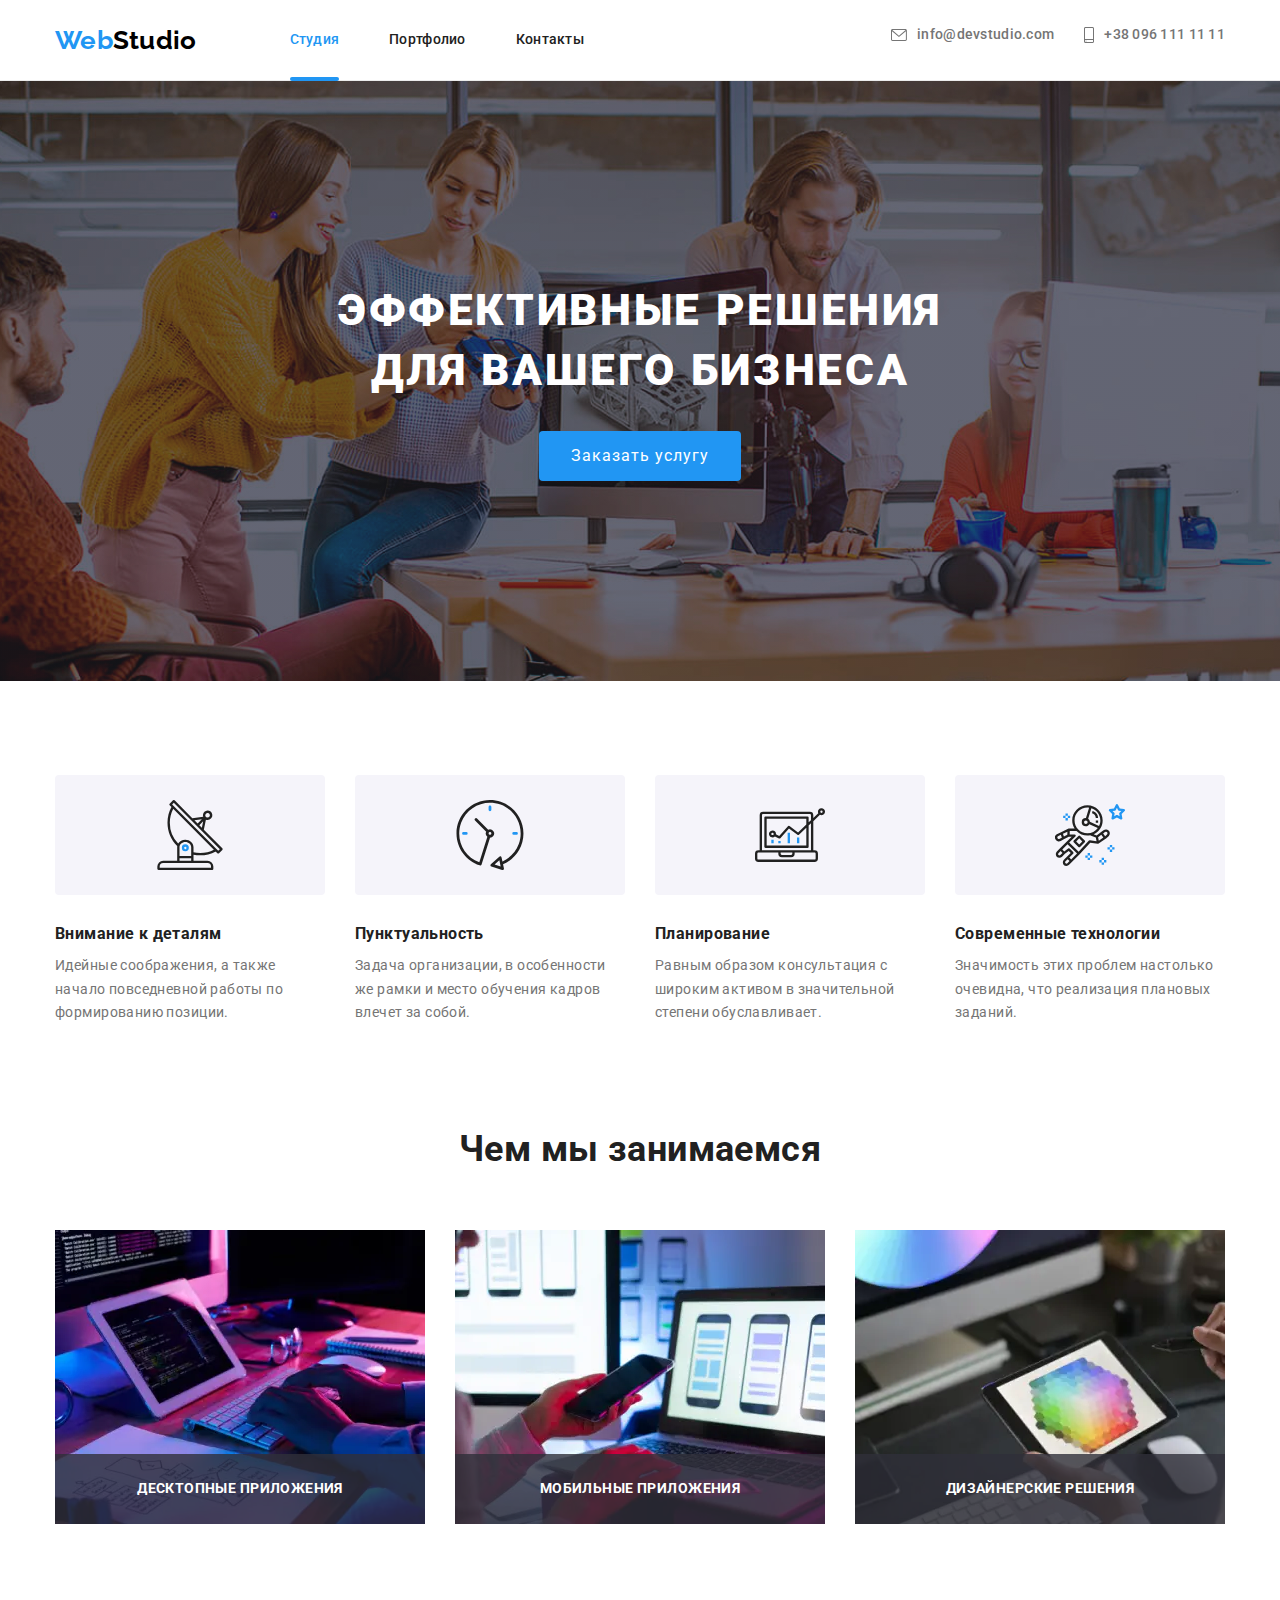
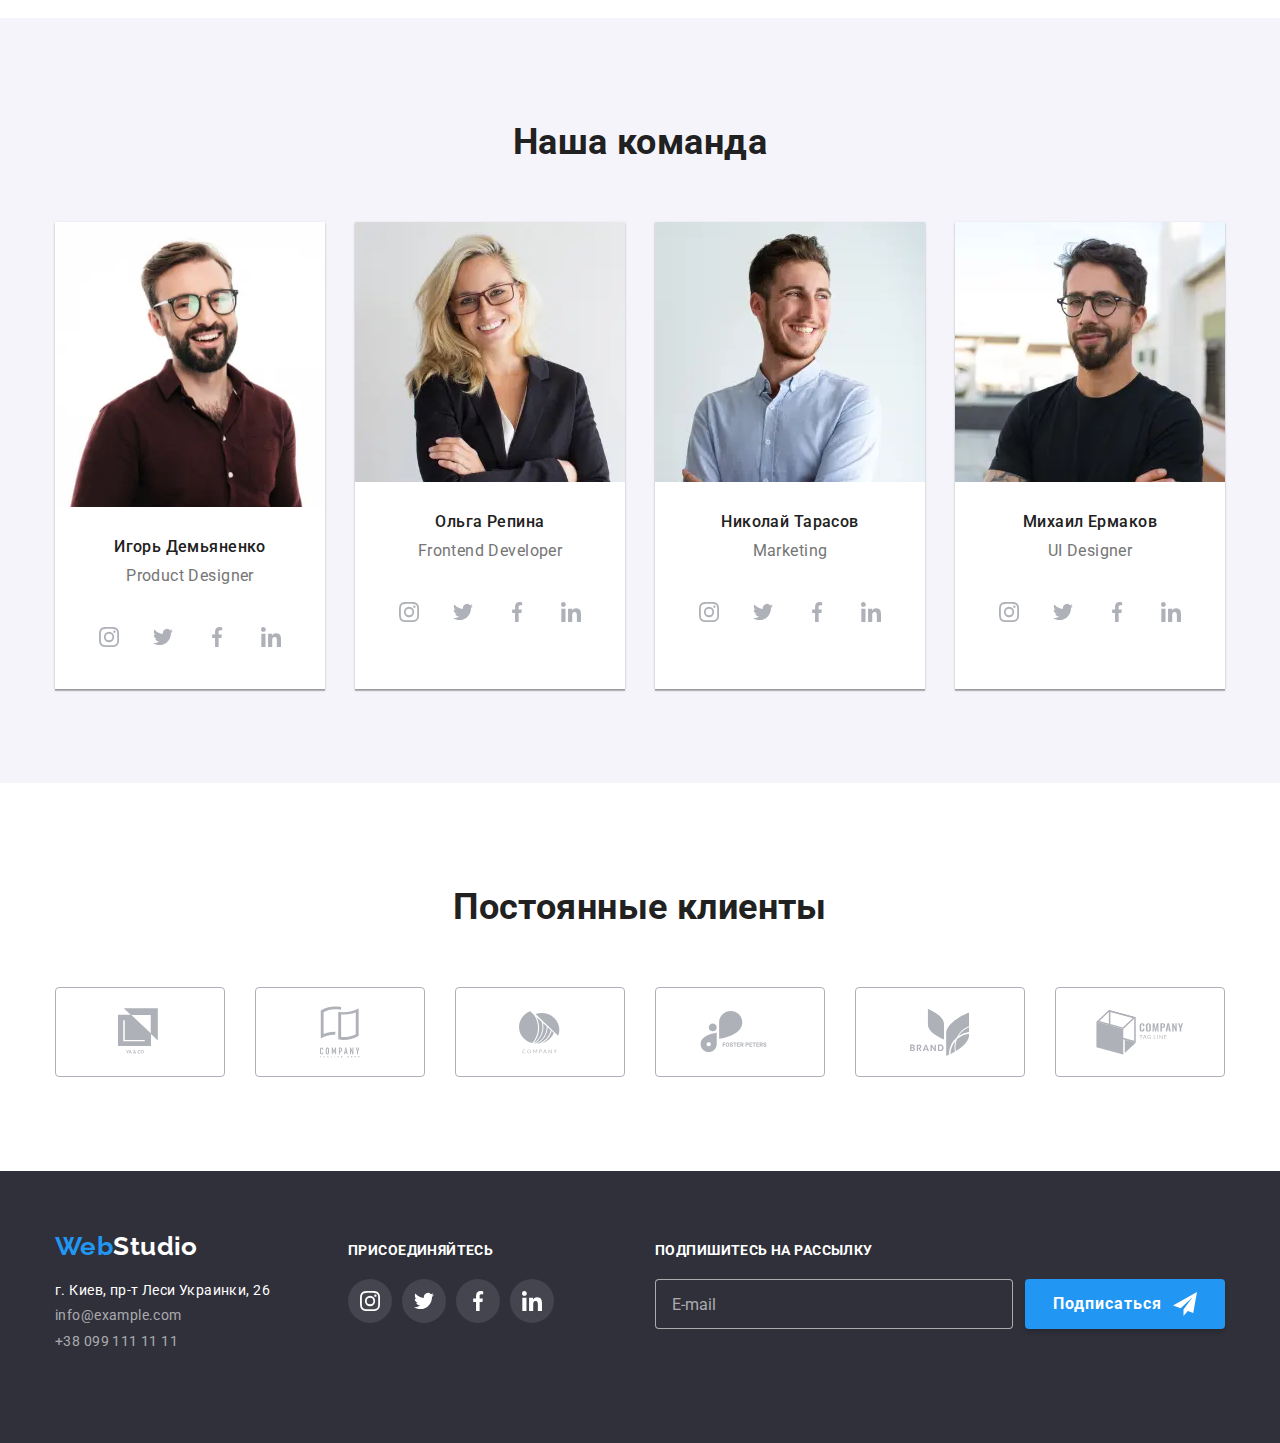
<file: index.html>
<!DOCTYPE html>
<html lang="ru">
<head>
    <meta charset="UTF-8">
    <meta name="viewport" content="width=device-width, initial-scale=1.0">
    <title>WebStudio</title>
    <link rel="stylesheet" href="https://cdnjs.cloudflare.com/ajax/libs/modern-normalize/1.0.0/modern-normalize.min.css">
    <link rel="preconnect" href="https://fonts.gstatic.com">
    <link href="https://fonts.googleapis.com/css2?family=Raleway:wght@700&family=Roboto:wght@400;500;700;900&display=swap" rel="stylesheet">
    <link rel="stylesheet" href="./css/main.min.css">
</head>
<body>
<!--Header1-->
    <header class="header">
        <div class="container container__header ">
            <div class="menu-container__mobile">
                <nav class="nav">      
                <a href="./index.html" class="nav-studio"><span class="nav-web">Web</span>Studio</a>          
                <ul class="nav-site list">
                    
                      <li class="nav-item actions"><a href="./index.html" class="nav-link current">Студия</a></li>                     
                      <li class="nav-item"><a href="./portfolio.html" class="nav-link">Портфолио</a></li>                
                      <li class="nav-item"><a href="" class="nav-link">Контакты</a></li>
                    
                </ul>
                </nav>    
                <ul class="contact list">
                <li class="contact-item">
                    <a href="mailto:info@devstudio.com" class="contact-link mail">                
                        <svg class="contact-mail">
                            <use href="./images/symbol-defs.svg#icon-envelope"></use>
                        </svg>
                        info@devstudio.com</a>
                </li>
                <li class="nav-item">
                    <a href="tel:+380961111111" class="contact-link">                    
                        <svg class="contact-tel">
                            <use href="./images/symbol-defs.svg#icon-smartphone"></use>
                        </svg> 
                        +38 096 111 11 11</a></li>
                </ul>
                <button type="button" class="header__menu" aria-expanded="false" aria-controls="menu-container" data-menu-button>
                <svg class="header__menu-icon" width="40px" height="40px" aria-label="Переключатель мобильного меню">
                    <use class="icon-close" href="./images/symbol-defs.svg#icon-close"></use>
                    <use class="icon-menu" href="./images/symbol-defs.svg#icon-menu"></use>
                    
                </svg>
                
                </button>

            </div>
            <div class="menu-container" id="menu-container" data-menu>
                
                <nav class="menu-container__nav">                            
                <ul class="menu-container__site list">                       
                      <li class="menu-container__nav-item"><a href="./index.html" class="menu-link">Студия</a></li>                     
                      <li class="menu-container__nav-item"><a href="./portfolio.html" class="menu-link">Портфолио</a></li>                
                      <li class="menu-container__nav-item"><a href="" class="menu-link">Контакты</a></li>                        
                </ul>
                </nav>
                <div>  
                <ul class="menu-container__contact list">
                <li class="menu-container__contact-link"><a href="tel:+380961111111" class="menu-tel">+38 096 111 11 11</a></li>
                <li class="menu-container__contact-link"><a href="mailto:info@devstudio.com" class="menu-mail">info@devstudio.com</a></li>                    
                </ul>
                <ul class="menu-container__social list">
                <li class="menu-container__social-link">
                    <a href="" class="menu-container__social-text">Instagram</a>
                    
                </li>
                <li class="menu-container__social-link"><span class="menu-container__social-line"></span></li>
                <li class="menu-container__social-link">
                    <a href="" class="menu-container__social-text">Twitter</a>
                    
                </li>
                <li class="menu-container__social-link"><span class="menu-container__social-line"></span></li>
                <li class="menu-container__social-link">
                    <a href="" class="menu-container__social-text">Facebook</a>
                    
                </li>
                <li class="menu-container__social-link"><span class="menu-container__social-line"></span></li>
                <li class="menu-container__social-link">
                    <a href="" class="menu-container__social-text">LinkedIn</a>
                    
                </li>
                </ul>
                </div> 
            </div>
        </div>
    </header> 
    <main>

        <!--Hero-->

        <section class="hero section">
            <div class="overlay">
                <div class="hero-block"> 
                    <h1 class="hero-theme">ЭФФЕКТИВНЫЕ РЕШЕНИЯ ДЛЯ ВАШЕГО БИЗНЕСА</h1>
                    <button type="button" class="hero-button" data-modal-open>Заказать услугу</button>   
                </div>     
                
            </div>         
        </section>

        <!--Преимущества(advantages)-->
        <section class="section-advantages">
            <div class="container">
                <h2 class="section-advantages__text visually-heeden ">Преимущества</h2>
                <ul class="section-advantages__list list" ><!--style="display: flex;"-->
                    <li class="section-advantages__link">
                        <div class="section-advantages__bg">
                            <svg class="section-advantages__icon">
                                <use href="./images/symbol-defs.svg#icon-antenna"></use>
                            </svg>
                        </div>
                        <h3 class="section-advantages__name">Внимание к деталям</h3>
                        <p class="section-advantages__description">Идейные соображения, а также начало повседневной работы по формированию позиции.</p>
                    </li>
                    <li class="section-advantages__link">
                        <div class="section-advantages__bg">
                            <svg class="section-advantages__icon">
                                <use href="./images/symbol-defs.svg#icon-clock"></use>
                            </svg>
                        </div>
                        <h3 class="section-advantages__name">Пунктуальность</h3>
                        <p class="section-advantages__description">Задача организации, в особенности же рамки и место обучения кадров влечет за собой.</p>
                    </li>
                    <li class="section-advantages__link">
                        <div class="section-advantages__bg">
                            <svg class="section-advantages__icon">
                                <use href="./images/symbol-defs.svg#icon-diagram"></use>
                            </svg>
                        </div>
                        <h3 class="section-advantages__name">Планирование</h3>
                        <p class="section-advantages__description">Равным образом консультация с широким активом в значительной степени обуславливает.</p>
                    </li>
                    <li class="section-advantages__link">
                        <div class="section-advantages__bg">
                            <svg class="section-advantages__icon">
                                <use href="./images/symbol-defs.svg#icon-astronaut"></use>
                            </svg>
                        </div>
                        <h3 class="section-advantages__name">Современные технологии</h3>
                        <p class="section-advantages__description">Значимость этих проблем настолько очевидна, что реализация плановых заданий.</p>
                    </li>
                </ul>
            </div>    
        </section>

        <!--Чем мы занимаемся(work)-->

        <section class="section-work">
            <div class="container">
                <h2 class="section-work__text">Чем мы занимаемся</h2>
                <ul class="section-work__list list">                    
                    <li class="section-work__lable">
                        <!--<img class="section-work__img" src="./images/img_1.jpg" alt="" >--> 
                        <picture>
                            <source srcset="
                            ./images/section-work/img1.webp 1x,
                            ./images/section-work/img1@2x.webp 2x"
                            type="image/webp">

                            <img class="section-work__img" srcset= "
                            ./images/section-work/img1.jpg 1x,
                            ./images/section-work/img1@2x.jpg 2x"
                            src="./images/section-work/img1.jpg" 
                            alt="Монитор, планшет и клавиатура на столе" 
                            width="370"/>
                        </picture>
                        <div class="section-work__fon">
                            <p class="section-work__name">ДЕСКТОПНЫЕ ПРИЛОЖЕНИЯ</p>
                        </div>                        
                    </li>    
                    <li class="section-work__lable">
                        <!--<img class="section-work__img" src="./images/img_2.jpg" alt="" >-->    
                        <picture>
                            <source srcset="
                            ./images/section-work/img2.webp 1x,
                            ./images/section-work/img2@2x.webp 2x"
                            type="image/webp">

                            <img class="section-work__img" srcset= "
                            ./images/section-work/img2.jpg 1x,
                            ./images/section-work/img2@2x.jpg 2x"
                            src="./images/section-work/img1.jpg" 
                            alt="Монитор, планшет и клавиатура на столе" 
                            width="370"/>
                        </picture>
                        <div class="section-work__fon">
                            <p class="section-work__name">МОБИЛЬНЫЕ ПРИЛОЖЕНИЯ</p>
                        </div> 
                    </li> 
                    <li class="section-work__lable">
                        <!--<img class="section-work__img" src="./images/img_3.jpg" alt="" >-->
                        <picture>
                            <source srcset="
                            ./images/section-work/img3.webp 1x,
                            ./images/section-work/img3@2x.webp 2x"
                            type="image/webp">

                            <img class="section-work__img" srcset= "
                            ./images/section-work/img3.jpg 1x,
                            ./images/section-work/img3@2x.jpg 2x"
                            src="./images/section-work/img1.jpg" 
                            alt="Монитор, планшет и клавиатура на столе" 
                            width="370"/>
                        </picture>   
                         <div class="section-work__fon">
                            <p class="section-work__name">ДИЗАЙНЕРСКИЕ РЕШЕНИЯ</p>
                        </div> 
                    </li> 
                </ul>  
            </div>       
        </section>

            <!--Наша команда(command)-->

        <section class="section-command">
            <div class="container">
                <h2 class="section-command__text">Наша команда</h2>
                <ul class="section-command__title list">
                    <li class="section-command__block">
                        <!--<img class="section-command__img" src="./images/igor.jpg" alt="Игорь Демьяненко" >-->
                        <picture>
                            <source srcset="
                            ./images/section-command/igor/igor.webp 1x,
                            ./images/section-command/igor/igor@2x.webp 2x"
                            media="(max-width: 767px)"
                            type="image/webp">
                            <source srcset="
                            ./images/section-command/igor/igor-tablet.webp 1x,
                            ./images/section-command/igor/igor-tablet@2x.webp 2x"
                            media="(max-width: 1199px)"
                            type="image/webp">
                            <source srcset="
                            ./images/section-command/igor/igor-desktop.webp 1x,
                            ./images/section-command/igor/igor-desktop@2x.webp 2x"
                            media="(min-width: 1200px)"
                            type="image/webp">

                            <img class="section-command__img" srcset= "
                            ./images/section-command/igor/igor.jpg 1x,
                            ./images/section-command/igor/igor@2x.jpg 2x"
                            src="./images/section-command/igor/igor.jpg" 
                            alt="Игорь Демьяненко" 
                            >
                        </picture>
                        <div class="section-command__employee">
                            <h3 class="section-command__name">Игорь Демьяненко</h3>
                            <p class="section-command__specialty">Product Designer</p>
                        </div>
                        <ul class="command-social list">
                            <li class="command-social__item ">
                                <a class="command-social__link" href="">
                                    <svg class="command-social__icon">
                                        <use href="./images/symbol-defs.svg#icon-instagram"></use> 
                                    </svg>
                                    
                                </a>
                            </li>
                            <li class="command-social__item ">
                                <a class="command-social__link" href="">
                                    <svg class="command-social__icon">
                                        <use href='./images/symbol-defs.svg#icon-twitter'></use>
                                    </svg>
                                </a>
                            </li>
                            <li class="command-social__item ">
                                <a class="command-social__link" href="">
                                    <svg class="command-social__icon">
                                        <use href='./images/symbol-defs.svg#icon-facebook'></use>
                                    </svg>
                                </a>
                            </li>
                            <li class="command-social__item ">
                                <a class="command-social__link" href="">
                                    <svg class="command-social__icon">
                                        <use href='./images/symbol-defs.svg#icon-linkedin'></use>
                                    </svg>
                                </a>
                            </li>
                        </ul>
                    </li>
                    <li class="section-command__block">
                        <!--<img class="section-command__img" src="./images/olga.jpg" alt="Ольга Репина">-->
                        <picture>
                            <source srcset="
                            ./images/section-command/olga/olga.webp 1x,
                            ./images/section-command/olga/olga@2x.webp 2x"
                            media="(max-width: 767px)"
                            type="image/webp">
                            <source srcset="
                            ./images/section-command/olga/olga-tablet.webp 1x,
                            ./images/section-command/olga/olga-tablet@2x.webp 2x"
                            media="(max-width: 1199px)"
                            type="image/webp">
                            <source srcset="
                            ./images/section-command/olga/olga-desktop.webp 1x,
                            ./images/section-command/olga/olga-desktop@2x.webp 2x"
                            media="(min-width: 1200px)"
                            type="image/webp">

                            <img class="section-command__img" srcset= "
                            ./images/section-command/olga/olga.jpg 1x,
                            ./images/section-command/olga/olga@2x.jpg 2x"
                            src="./images/section-command/olga/olga.jpg" 
                            alt="Ольга Репина" 
                            >
                        </picture>
                        <div class="section-command__employee">  
                            <h3 class="section-command__name">Ольга Репина</h3>
                            <p class="section-command__specialty">Frontend Developer</p>
                        </div>
                        <ul class="command-social list">
                            <li class="command-social__item">
                                <a class="command-social__link" href="">
                                    <svg class="command-social__icon">
                                        <use href="./images/symbol-defs.svg#icon-instagram"></use> 
                                    </svg>
                                    
                                </a>
                            </li>
                            <li class="command-social__item">
                                <a class="command-social__link" href="">
                                    <svg class="command-social__icon">
                                        <use href='./images/symbol-defs.svg#icon-twitter'></use>
                                    </svg>
                                </a>
                            </li>
                            <li class="command-social__item">
                                <a class="command-social__link" href="">
                                    <svg class="command-social__icon">
                                        <use href='./images/symbol-defs.svg#icon-facebook'></use>
                                    </svg>
                                </a>
                            </li>
                            <li class="command-social__item">
                                <a class="command-social__link" href="">
                                    <svg class="command-social__icon">
                                        <use href='./images/symbol-defs.svg#icon-linkedin'></use>
                                    </svg>
                                </a>
                            </li>
                        </ul>
                    </li>

                    <li class="section-command__block">
                        <!--<img class="section-command__img" src="./images/nikolay.jpg" alt="Николай Тарасов">-->
                        <picture>
                            <source srcset="
                            ./images/section-command/nikolay/nikolay.webp 1x,
                            ./images/section-command/nikolay/nikolay@2x.webp 2x"
                            media="(max-width: 767px)"
                            type="image/webp">
                            <source srcset="
                            ./images/section-command/nikolay/nikolay-tablet.webp 1x,
                            ./images/section-command/nikolay/nikolay-tablet@2x.webp 2x"
                            media="(max-width: 1199px)"
                            type="image/webp">
                            <source srcset="
                            ./images/section-command/nikolay/nikolay-desktop.webp 1x,
                            ./images/section-command/nikolay/nikolay-desktop@2x.webp 2x"
                            media="(min-width: 1200px)"
                            type="image/webp">

                            <img class="section-command__img" srcset= "
                            ./images/section-command/nikolay/nikolay.jpg 1x,
                            ./images/section-command/nikolay/nikolay@2x.jpg 2x"
                            src="./images/section-command/nikolay/nikolay.jpg" 
                            alt="Николай Тарасов" 
                            >
                        </picture>
                        <div class="section-command__employee">
                            <h3 class="section-command__name">Николай Тарасов</h3>
                            <p class="section-command__specialty">Marketing</p>
                        </div> 
                        <ul class="command-social list">
                            <li class="command-social__item">
                                <a class="command-social__link" href="">
                                    <svg class="command-social__icon">
                                        <use href="./images/symbol-defs.svg#icon-instagram"></use> 
                                    </svg>
                                    
                                </a>
                            </li>
                            <li class="command-social__item">
                                <a class="command-social__link" href="">
                                    <svg class="command-social__icon">
                                        <use href='./images/symbol-defs.svg#icon-twitter'></use>
                                    </svg>
                                </a>
                            </li>
                            <li class="command-social__item">
                                <a class="command-social__link" href="">
                                    <svg class="command-social__icon">
                                        <use href='./images/symbol-defs.svg#icon-facebook'></use>
                                    </svg>
                                </a>
                            </li>
                            <li class="command-social__item">
                                <a class="command-social__link" href="">
                                    <svg class="command-social__icon">
                                        <use href='./images/symbol-defs.svg#icon-linkedin'></use>
                                    </svg>
                                </a>
                            </li>
                        </ul>   
                    </li>
                    <li class="section-command__block">
                        <!--<img class="section-command__img" src="./images/mihail.jpg" alt="Михаил Ермаков">-->
                        <picture>
                            <source srcset="
                            ./images/section-command/mihail/mihail.webp 1x,
                            ./images/section-command/mihail/mihail@2x.webp 2x"
                            media="(max-width: 767px)"
                            type="image/webp">
                            <source srcset="
                            ./images/section-command/mihail/mihail-tablet.webp 1x,
                            ./images/section-command/mihail/mihail-tablet@2x.webp 2x"
                            media="(max-width: 1199px)"
                            type="image/webp">
                            <source srcset="
                            ./images/section-command/mihail/mihail-desktop.webp 1x,
                            ./images/section-command/mihail/mihail-desktop@2x.webp 2x"
                            media="(min-width: 1200px)"
                            type="image/webp">

                            <img class="section-command__img" srcset= "
                            ./images/section-command/mihail/mihail.jpg 1x,
                            ./images/section-command/mihail/mihail@2x.jpg 2x"
                            src="./images/section-command/mihail/mihail.jpg" 
                            alt="Михаил Ермаков" 
                            >
                        </picture>
                        <div class="section-command__employee">
                            <h3 class="section-command__name">Михаил Ермаков</h3>
                            <p class="section-command__specialty">UI Designer</p>
                        </div>
                        <ul class="command-social list">
                            <li class="command-social__item ">
                                <a class="command-social__link" href="">
                                    <svg class="command-social__icon">
                                        <use href="./images/symbol-defs.svg#icon-instagram"></use> 
                                    </svg>
                                    
                                </a>
                            </li>
                            <li class="command-social__item ">
                                <a class="command-social__link" href="">
                                    <svg class="command-social__icon">
                                        <use href='./images/symbol-defs.svg#icon-twitter'></use>
                                    </svg>
                                </a>
                            </li>
                            <li class="command-social__item ">
                                <a class="command-social__link" href="">
                                    <svg class="command-social__icon">
                                        <use href='./images/symbol-defs.svg#icon-facebook'></use>
                                    </svg>
                                </a>
                            </li>
                            <li class="command-social__item ">
                                <a class="command-social__link" href="">
                                    <svg class="command-social__icon">
                                        <use href='./images/symbol-defs.svg#icon-linkedin'></use>
                                    </svg>
                                </a>
                            </li>
                        </ul>
                    </li>
                </ul>
            </div>   
        </section >

        <!--Постоянные клиенты-->

        <section class="section-client">
            <div class="container">
                <h2 class="section-client__text">Постоянные клиенты</h2>
                <ul class="section-client__list list">
                    <li class="section-client__item">
                        <a class="section-client__link" href="">
                            <svg class="section-client__yaco">
                                <use href='./images/symbol-defs.svg#icon-logo-yaco'></use>
                            </svg>
                        </a>
                    </li>
                    <li class="section-client__item">
                        <a class="section-client__link" href="">
                            <svg class="section-client__tagline">
                                <use href='./images/symbol-defs.svg#icon-logo-tagline'></use>
                            </svg>
                        </a>
                    </li>
                    <li class="section-client__item">
                        <a class="section-client__link" href="">
                            <svg class="section-client__company">
                                <use href='./images/symbol-defs.svg#icon-logo-company'></use>
                            </svg>
                        </a>
                    </li>
                    <li class="section-client__item">
                        <a class="section-client__link" href="">
                            <svg class="section-client__foster">
                                <use href='./images/symbol-defs.svg#icon-logo-foster'></use>
                            </svg>
                        </a>
                    </li>
                    <li class="section-client__item">
                        <a class="section-client__link" href="">
                            <svg class="section-client__brand">
                                <use href='./images/symbol-defs.svg#icon-logo-brand'></use>
                            </svg>
                        </a>
                    </li>
                    <li class="section-client__item">
                        <a class="section-client__link" href="">
                            <svg class="section-client__tag">
                                <use href='./images/symbol-defs.svg#icon-logo-tag'></use>
                            </svg>
                        </a>
                    </li>

                </ul>
            </div>

        </section>
    </main>  

    <!--Footer-->

    <footer class="footer">
        <div class="container container__footer">
                        
                <div class="footer-link">                                    
                    <a href="./index.html" class="footer-link__studio"><span class="footer-link__web">Web</span>Studio</a>               
                    <div  class="contact-footer list">    
                        <address class="footer-link__address">г. Киев, пр-т Леси Украинки, 26</address>        
                        <a href="mailto:info@example.com" class="footer-link__mail">info@example.com</a>
                        <a href="tel:+380991111111" class="footer-link__tel">+38 099 111 11 11</a>
                    </div>                 
                </div>
                <div class="link-social">                
                    <h2 class="footer-text">ПРИСОЕДИНЯЙТЕСЬ</h2>
                    <div class="footer-social__bloc">
                        <ul class="footer-social list">
                            <li class="footer-social__item">
                                <a class="footer-social__link" href="">
                                    <svg class="footer-social__icon">
                                        <use href="./images/symbol-defs.svg#icon-instagram"></use> 
                                    </svg>
                                    
                                </a>
                            </li>
                            <li class="footer-social__item">
                                <a class="footer-social__link" href="">
                                    <svg class="footer-social__icon">
                                        <use href='./images/symbol-defs.svg#icon-twitter'></use>
                                    </svg>
                                </a>
                            </li>
                            <li class="footer-social__item">
                                <a class="footer-social__link" href="">
                                    <svg class="footer-social__icon">
                                        <use href='./images/symbol-defs.svg#icon-facebook'></use>
                                    </svg>
                                </a>
                            </li>
                            <li class="footer-social__item">
                                <a class="footer-social__link" href="">
                                    <svg class="footer-social__icon">
                                        <use href='./images/symbol-defs.svg#icon-linkedin'></use>
                                    </svg>
                                </a>
                            </li>

                        </ul>

                    </div>                
                </div>
                <div class="footer-form">
                    <p class="form-text__mail">ПОДПИШИТЕСЬ НА РАССЫЛКУ</p>

                    <form class="form">                       
                        <input type="email" id="mail" placeholder="E-mail" class="form-footer__input">
                        <button type="submit" class="form-button__mail">    
                            <span class="form-text">Подписаться</span>
                            <svg  width="24" height="24">
                                <use href='./images/symbol-defs.svg#icon-send'></use>
                            </svg>        
                        </button>    
                                             
                        <!--</div>-->                        
                    </form>
                </div>            
            
        </div>    
    </footer>  
        <!--Модальное окно(backdrop)-->
    <div class="backdrop is-hidden" data-modal>
        <div class="modal">
            <button class="modal-button" data-modal-close>&#10006;</button>
            
                <form autocomplete="off" class="modal-form">
                    <h2 class="modal-form__text">Оставьте свои данные, мы вам перезвоним</h2>
                    <div class="form-block">
                        <label for="name" class="form-block__lable">Имя</label>
                        <div class="form-block__input">
                            <input type="text" id="name" name="name" class="form-input">
                            <svg class="form-name">
                                <use href='./images/symbol-defs.svg#icon-name'></use>                         
                            </svg>
                        </div>                        
                    </div>
                    <div class="form-block">
                        <label for="tel" class="form-block__lable">Телефон</label>
                        <div class="form-block__input">
                            <input type="tel" id="tel" name="tel" class="form-input" >
                            <svg class="form-tel">
                                <use href='./images/symbol-defs.svg#icon-tel'></use>                         
                            </svg>
                        </div>                        
                    </div>
                    <div class="form-block">
                        <label for="email" class="form-block__lable">Почта</label>
                        <div class="form-block__input">
                            <input type="email" id="email" name="email" class="form-input" >
                            <svg class="form-mail">
                                <use href='./images/symbol-defs.svg#icon-vector'></use>                         
                            </svg>
                        </div>                        
                    </div>
                    <div class="comment">
                        <label for="comment" class="comment-lable">Комментарий</label>
                        <textarea class="comment-textarea" name="comment" id="comment" placeholder="Введите текст"></textarea>
                    </div>

                    <div class="agreement">                        
                        <input type="checkbox" name="agre" id="checkbox" class="agreement-input">
                        <label for="checkbox" class="agreement-label">Соглашаюсь с рассылкой и принимаю                               
                        </label>
                        <span></span>
                        <a href="" class="agreement-link">Условия договора</a>
                    </div>
                    <div class="button-form">
                    <button type="submit" class="button-form__send">Отправить</button>
                    </div>
                </form>
            
        </div>
    </div>
        <!--Модальное меню-->
        
    <script src="./js/modal.js"></script> 
    <script src="./js/menu.js"></script>     
</body>
</file>
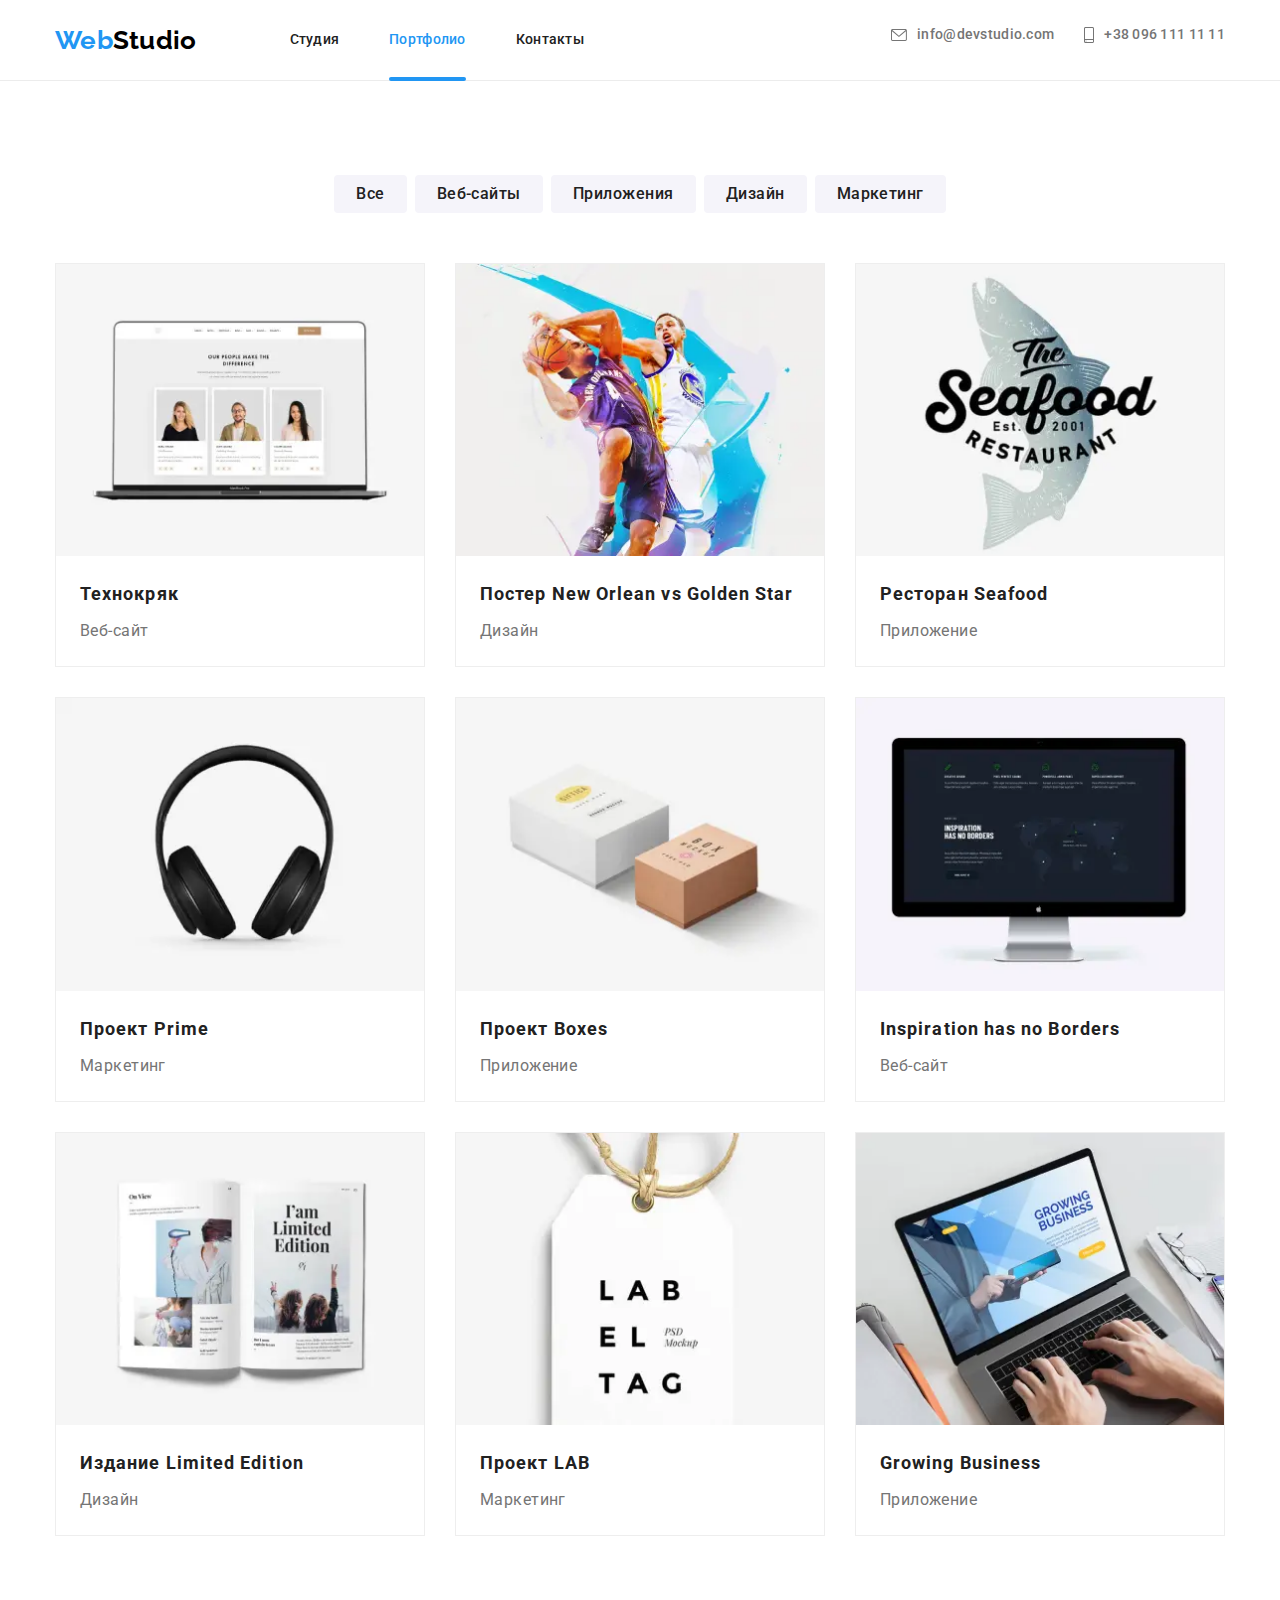
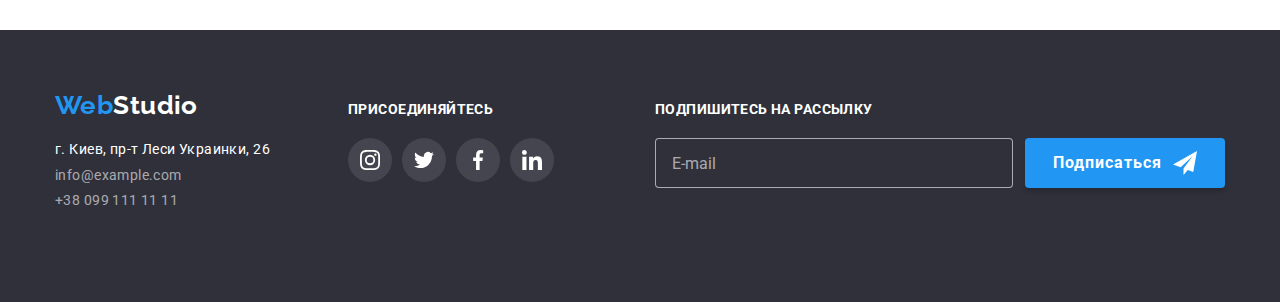
<file: portfolio.html>
<!DOCTYPE html>
<html lang="ru">
<head>
    <meta charset="UTF-8">
    <meta name="viewport" content="width=device-width, initial-scale=1.0">
    <title>WebStudio</title>
    <link rel="stylesheet" href="https://cdnjs.cloudflare.com/ajax/libs/modern-normalize/1.0.0/modern-normalize.min.css">
    <link rel="preconnect" href="https://fonts.gstatic.com">
    <link href="https://fonts.googleapis.com/css2?family=Raleway:wght@700&family=Roboto:wght@400;500;700;900&display=swap" rel="stylesheet">
    <link rel="stylesheet" href="./css/main.min.css">
</head>
<body>
<!--Header-->
<header class="header">
    <div class="container container__header ">
        <div class="menu-container__mobile">
            <nav class="nav">      
            <a href="./index.html" class="nav-studio"><span class="nav-web">Web</span>Studio</a>          
            <ul class="nav-site list">
                
                  <li class="nav-item"><a href="./index.html" class="nav-link">Студия</a></li>                     
                  <li class="nav-item actions"><a href="./portfolio.html" class="nav-link current">Портфолио</a></li>                
                  <li class="nav-item"><a href="" class="nav-link">Контакты</a></li>
                
            </ul>
            </nav>    
            <ul class="contact list">
            <li class="contact-item">
                <a href="mailto:info@devstudio.com" class="contact-link mail">                
                    <svg class="contact-mail">
                        <use href="./images/symbol-defs.svg#icon-envelope"></use>
                    </svg>
                    info@devstudio.com</a>
            </li>
            <li class="nav-item">
                <a href="tel:+380961111111" class="contact-link">                    
                    <svg class="contact-tel">
                        <use href="./images/symbol-defs.svg#icon-smartphone"></use>
                    </svg> 
                    +38 096 111 11 11</a></li>
            </ul>
            <button type="button" class="header__menu" aria-expanded="false" aria-controls="menu-container" data-menu-button>
            <svg class="header__menu-icon" width="40px" height="40px" aria-label="Переключатель мобильного меню">
                <use class="icon-close" href="./images/symbol-defs.svg#icon-close"></use>
                <use class="icon-menu" href="./images/symbol-defs.svg#icon-menu"></use>
                
            </svg>
            
            </button>

        </div>
        <div class="menu-container" id="menu-container" data-menu>
            
            <nav class="menu-container__nav">                            
            <ul class="menu-container__site list">                       
                  <li class="menu-container__nav-item"><a href="./index.html" class="menu-link">Студия</a></li>                     
                  <li class="menu-container__nav-item"><a href="./portfolio.html" class="menu-link">Портфолио</a></li>                
                  <li class="menu-container__nav-item"><a href="" class="menu-link">Контакты</a></li>                        
            </ul>
            </nav>
            <div>  
            <ul class="menu-container__contact list">
            <li class="menu-container__contact-link"><a href="tel:+380961111111" class="menu-tel">+38 096 111 11 11</a></li>
            <li class="menu-container__contact-link"><a href="mailto:info@devstudio.com" class="menu-mail">info@devstudio.com</a></li>                    
            </ul>
            <ul class="menu-container__social list">
            <li class="menu-container__social-link">
                <a href="" class="menu-container__social-text">Instagram</a>
                
            </li>
            <li class="menu-container__social-link"><span class="menu-container__social-line"></span></li>
            <li class="menu-container__social-link">
                <a href="" class="menu-container__social-text">Twitter</a>
                
            </li>
            <li class="menu-container__social-link"><span class="menu-container__social-line"></span></li>
            <li class="menu-container__social-link">
                <a href="" class="menu-container__social-text">Facebook</a>
                
            </li>
            <li class="menu-container__social-link"><span class="menu-container__social-line"></span></li>
            <li class="menu-container__social-link">
                <a href="" class="menu-container__social-text">LinkedIn</a>
                
            </li>
            </ul>
            </div> 
        </div>
    </div>
</header> 

<!--Main-->
    <main>
        <!--Фильтр работ-->

        <section class="filter">
            <h1 class="title-portfolio visually-heeden">Портфолио</h1>
            <div class="container">
                <h2 class="title-filter visually-heeden">Фильтр работ</h2>
                <ul class="filter-work list">
                    <li class="filter-link">
                        <button type="button" class="filter-button">Все</button>
                    </li>
                    <li class="filter-link">
                        <button type="button" class="filter-button">Веб-сайты</button>
                    </li>
                    <li class="filter-link">
                        <button type="button" class="filter-button">Приложения</button>
                    </li>
                    <li class="filter-link">
                        <button type="button" class="filter-button">Дизайн</button>
                    </li>
                    <li class="filter-link">
                        <button type="button" class="filter-button">Маркетинг</button>
                    </li>
                </ul>   
            
                <ul class="activity list" >
                    
                    <li class="activity-types">
                            
                        <a href="#" class="activity-works__link" onclick="return false">
                            <div class="activity-produkt">
                                <!--<img class="activity-img" src="./images/technokryak.jpg" alt="technokryak" >-->
                                <picture>
                                    <source srcset="
                                    ./images/activity/technokryak/technokryak.webp 1x,
                                    ./images/activity/technokryak/technokryak@2x.webp 2x" 
                                    media="(max-width: 767px)"
                                    type="image/webp">
                                    <source srcset="
                                    ./images/activity/technokryak/technokryak-tablet.webp 1x,
                                    ./images/activity/technokryak/technokryak-tablet@2x.webp 2x" 
                                    media="(max-width: 1199px)"
                                    type="image/webp">
                                    <source srcset="
                                    ./images/activity/technokryak/technokryak-desktop.webp 1x,
                                    ./images/activity/technokryak/technokryak-desktop@2x.webp 2x" 
                                    media="(min-width: 1200px)"
                                    type="image/webp">
        
                                    <img class="activity-img" srcset= "
                                    ./images/activity/technokryak/technokryak.jpg 1x,
                                    ./images/activity/technokryak/technokryak@2x.jpg 2x"
                                    src="./images/activity/technokryak/technokryak.jpg" 
                                    alt="technokryak" 
                                    >
                                </picture>
                                <div class="activity-produkt__actions">
                                    <p class="activity-text-action">Технокряк это современная площадка распространения коронавируса. Компании используют эту платформу для цифрового шпионажа и атак на защищённые сервера конкурентов.</p>
                                </div>                                                                
                            </div>                            
                            <div class="activity-block__work">
                                <h2 class="activity-example">Технокряк</h2>
                                <p class="activity-directions">Веб-сайт</p> 
                            </div>
                        </a>
                    </li>
                     
                    <li class="activity-types">
                        
                        <a href="#"  class="activity-works__link" onclick="return false">
                            <div class="activity-produkt">   
                                <!--<img class="activity-img" src="./images/poster.jpg" alt="poster">-->
                                <picture>
                                    <source srcset="
                                    ./images/activity/poster/poster.webp 1x,
                                    ./images/activity/poster/poster@2x.webp 2x"
                                    media="(max-width: 767px)"
                                    type="image/webp">
                                    <source srcset="
                                    ./images/activity/poster/poster-tablet.webp 1x,
                                    ./images/activity/poster/poster-tablet@2x.webp 2x"
                                    media="(max-width: 1199px)"
                                    type="image/webp">
                                    <source srcset="
                                    ./images/activity/poster/poster-desktop.webp 1x,
                                    ./images/activity/poster/poster-desktop@2x.webp 2x"
                                    media="(min-width: 1200px)"
                                    type="image/webp">
        
                                    <img class="activity-img" srcset= "
                                    ./images/activity/poster/poster.jpg 1x,
                                    ./images/activity/poster/poster@2x.jpg 2x"
                                    src="./images/activity/poster/poster.jpg" 
                                    alt="poster" 
                                    >
                                </picture>
                                <div class="activity-produkt__actions">
                                    <p class="activity-text-action">Технокряк это современная площадка распространения коронавируса. Компании используют эту платформу для цифрового шпионажа и атак на защищённые сервера конкурентов.</p>
                                </div> 
                            </div>
                            <div class="activity-block__work">    
                                <h2 class="activity-example">Постер New Orlean vs Golden Star</h2>
                                <p class="activity-directions">Дизайн</p>
                            </div>
                        </a>
                    </li>
                    <li class="activity-types">
                        <a href="#" class="activity-works__link" onclick="return false">
                            <div class="activity-produkt">                                
                                <!--<img  class="activity-img" src="./images/restaurant.jpg" alt="restaurant">-->
                                <picture>
                                    <source srcset="
                                    ./images/activity/restaurant/restaurant.webp 1x,
                                    ./images/activity/restaurant/restaurant@2x.webp 2x"
                                    media="(max-width: 767px)"
                                    type="image/webp">
                                    <source srcset="
                                    ./images/activity/restaurant/restaurant-tablet.webp 1x,
                                    ./images/activity/restaurant/restaurant-tablet@2x.webp 2x"
                                    media="(max-width: 1199px)"
                                    type="image/webp">
                                    <source srcset="
                                    ./images/activity/restaurant/restaurant-desktop.webp 1x,
                                    ./images/activity/restaurant/restaurant-desktop@2x.webp 2x"
                                    media="(min-width: 1200px)"
                                    type="image/webp">
        
                                    <img class="activity-img" srcset= "
                                    ./images/activity/restaurant/restaurant.jpg 1x,
                                    ./images/activity/restaurant/restaurant@2x.jpg 2x"
                                    src="./images/activity/restaurant/restaurant.jpg" 
                                    alt="restaurant" 
                                    >
                                </picture>
                                <div class="activity-produkt__actions">
                                    <p class="activity-text-action">Технокряк это современная площадка распространения коронавируса. Компании используют эту платформу для цифрового шпионажа и атак на защищённые сервера конкурентов.</p>
                                </div>
                            </div>
                            <div class="activity-block__work">
                                <h2 class="activity-example">Ресторан Seafood</h2>
                                <p class="activity-directions">Приложение</p>
                            </div>
                        </a>
                    </li>
                    <li class="activity-types">
                        <a href="#" class="activity-works__link" onclick="return false">
                            <div class="activity-produkt">   
                                <!--<img class="activity-img" src="./images/prime-project.jpg" alt="prime-project">-->
                                
                                <picture>
                                    <source srcset="
                                    ./images/activity/prime-project/prime-project.webp 1x,
                                    ./images/activity/prime-project/prime-project@2x.webp 2x"
                                    media="(max-width: 767px)"
                                    type="image/webp">
                                    <source srcset="
                                    ./images/activity/prime-project/prime-project-tablet.webp 1x,
                                    ./images/activity/prime-project/prime-project-tablet@2x.webp 2x"
                                    media="(max-width: 1199px)"
                                    type="image/webp">
                                    <source srcset="
                                    ./images/activity/prime-project/prime-project-desktop.webp 1x,
                                    ./images/activity/prime-project/prime-project-desktop@2x.webp 2x"
                                    media="(min-width: 1200px)"
                                    type="image/webp">
        
                                    <img class="activity-img" srcset= "
                                    ./images/activity/prime-project/prime-project.jpg 1x,
                                    ./images/activity/prime-project/prime-project@2x.jpg 2x"
                                    src="./images/activity/prime-project/prime-project.jpg" 
                                    alt="prime-project" 
                                    >
                                </picture>
                                <div class="activity-produkt__actions">
                                    <p class="activity-text-action">Технокряк это современная площадка распространения коронавируса. Компании используют эту платформу для цифрового шпионажа и атак на защищённые сервера конкурентов.</p>
                                </div>    
                            </div> 
                            <div class="activity-block__work">
                                <h2 class="activity-example">Проект Prime</h2>
                                <p class="activity-directions">Маркетинг</p>
                            </div>
                        </a>
                    </li>
                    <li class="activity-types">
                        <a href="#" class="activity-works__link" onclick="return false">
                            <div class="activity-produkt">     
                                <!--<img class="activity-img" src="./images/boxes-project.jpg" alt="boxes-project">-->
                                <picture>
                                    <source srcset="
                                    ./images/activity/boxes-project/boxes-project.webp 1x,
                                    ./images/activity/boxes-project/boxes-project@2x.webp 2x"
                                    media="(max-width: 767px)"
                                    type="image/webp">
                                    <source srcset="
                                    ./images/activity/boxes-project/boxes-project-tablet.webp 1x,
                                    ./images/activity/boxes-project/boxes-project-tablet@2x.webp 2x"
                                    media="(max-width: 1199px)"
                                    type="image/webp">
                                    <source srcset="
                                    ./images/activity/boxes-project/boxes-project-desktop.webp 1x,
                                    ./images/activity/boxes-project/boxes-project-desktop@2x.webp 2x"
                                    media="(min-width: 1200px)"
                                    type="image/webp">
        
                                    <img class="activity-img" srcset= "
                                    ./images/activity/boxes-project/boxes-project.jpg 1x,
                                    ./images/activity/boxes-project/boxes-project@2x.jpg 2x"
                                    src="./images/activity/boxes-project/boxes-project.jpg" 
                                    alt="boxes-project" 
                                    >
                                </picture>
                                <div class="activity-produkt__actions">
                                    <p class="activity-text-action">Технокряк это современная площадка распространения коронавируса. Компании используют эту платформу для цифрового шпионажа и атак на защищённые сервера конкурентов.</p>
                                </div>
                            </div>
                            <div class="activity-block__work">
                                <h2 class="activity-example">Проект Boxes</h2>
                                <p class="activity-directions">Приложение</p>
                            </div>
                        </a>
                    </li>
                    <li class="activity-types">
                        <a href="#" class="activity-works__link" onclick="return false">
                            <div class="activity-produkt"> 
                                <!--<img class="activity-img" src="./images/inspiration.jpg" alt="inspiration">-->
                                <picture>
                                    <source srcset="
                                    ./images/activity/inspiration/inspiration.webp 1x,
                                    ./images/activity/inspiration/inspiration@2x.webp 2x"
                                    media="(max-width: 767px)"
                                    type="image/webp">
                                    <source srcset="
                                    ./images/activity/inspiration/inspiration-tablet.webp 1x,
                                    ./images/activity/inspiration/inspiration-tablet@2x.webp 2x"
                                    media="(max-width: 1199px)"
                                    type="image/webp">
                                    <source srcset="
                                    ./images/activity/inspiration/inspiration-desktop.webp 1x,
                                    ./images/activity/inspiration/inspiration-desktop@2x.webp 2x"
                                    media="(min-width: 1200px)"
                                    type="image/webp">
        
                                    <img class="activity-img" srcset= "
                                    ./images/activity/inspiration/inspiration.jpg 1x,
                                    ./images/activity/inspiration/inspiration@2x.jpg 2x"
                                    src="./images/activity/inspiration/inspiration.jpg" 
                                    alt="inspiration" 
                                    >
                                </picture>
                                <div class="activity-produkt__actions">
                                    <p class="activity-text-action">Технокряк это современная площадка распространения коронавируса. Компании используют эту платформу для цифрового шпионажа и атак на защищённые сервера конкурентов.</p>
                                </div>
                            </div>
                            <div class="activity-block__work">
                                <h2 class="activity-example">Inspiration has no Borders</h2>
                                <p class="activity-directions">Веб-сайт</p>
                            </div>
                        </a>
                    </li>
                    <li class="activity-types">
                        <a href="#" class="activity-works__link" onclick="return false">
                            <div class="activity-produkt"> 
                                <!--<img class="activity-img" src="./images/edition.jpg" alt="edition">-->
                                <picture>
                                    <source srcset="
                                    ./images/activity/edition/edition.webp 1x,
                                    ./images/activity/edition/edition@2x.webp 2x"
                                    media="(max-width: 767px)"
                                    type="image/webp">
                                    <source srcset="
                                    ./images/activity/edition/edition-tablet.webp 1x,
                                    ./images/activity/edition/edition-tablet@2x.webp 2x"
                                    media="(max-width: 1199px)"
                                    type="image/webp">
                                    <source srcset="
                                    ./images/activity/edition/edition-desktop.webp 1x,
                                    ./images/activity/edition/edition-desktop@2x.webp 2x"
                                    media="(min-width: 1200px)"
                                    type="image/webp">
        
                                    <img class="activity-img" srcset= "
                                    ./images/activity/edition/edition.jpg 1x,
                                    ./images/activity/edition/edition@2x.jpg 2x"
                                    src="./images/activity/edition/edition.jpg" 
                                    alt="edition" 
                                    >
                                </picture>
                                <div class="activity-produkt__actions">
                                    <p class="activity-text-action">Технокряк это современная площадка распространения коронавируса. Компании используют эту платформу для цифрового шпионажа и атак на защищённые сервера конкурентов.</p>
                                </div>
                            </div>
                            <div class="activity-block__work">
                                <h2 class="activity-example">Издание Limited Edition</h2>
                                <p class="activity-directions">Дизайн</p>
                            </div>
                        </a>
                    </li>
                    <li class="activity-types">
                        <a href="#" class="activity-works__link" onclick="return false">
                            <div class="activity-produkt"> 
                                <!--<img class="activity-img" src="./images/lab-project.jpg" alt="lab-project">-->
                                <picture>
                                    <source srcset="
                                    ./images/activity/lab-project/lab-project.webp 1x,
                                    ./images/activity/lab-project/lab-project@2x.webp 2x"
                                    media="(max-width: 767px)"
                                    type="image/webp">
                                    <source srcset="
                                    ./images/activity/lab-project/lab-project-tablet.webp 1x,
                                    ./images/activity/lab-project/lab-project-tablet@2x.webp 2x"
                                    media="(max-width: 1199px)"
                                    type="image/webp">
                                    <source srcset="
                                    ./images/activity/lab-project/lab-project-desktop.webp 1x,
                                    ./images/activity/lab-project/lab-project-desktop@2x.webp 2x"
                                    media="(min-width: 1200px)"
                                    type="image/webp">
        
                                    <img class="activity-img" srcset= "
                                    ./images/activity/lab-project/lab-project.jpg 1x,
                                    ./images/activity/lab-project/lab-project@2x.jpg 2x"
                                    src="./images/activity/lab-project/lab-project.jpg" 
                                    alt="lab-project" 
                                    >
                                </picture>
                                <div class="activity-produkt__actions">
                                    <p class="activity-text-action">Технокряк это современная площадка распространения коронавируса. Компании используют эту платформу для цифрового шпионажа и атак на защищённые сервера конкурентов.</p>
                                </div>
                            </div>
                            <div class="activity-block__work">
                                <h2 class="activity-example">Проект LAB</h2>
                                <p class="activity-directions">Маркетинг</p>
                            </div>
                        </a>
                    </li>
                    <li class="activity-types">
                        <a href="#" class="activity-works__link" onclick="return false">
                            <div class="activity-produkt"> 
                                <!--<img class="activity-img" src="./images/growing-business.jpg" alt="growing-business">-->
                                <picture>
                                    <source srcset="
                                    ./images/activity/growing-business/growing-business.webp 1x,
                                    ./images/activity/growing-business/growing-business@2x.webp 2x"
                                    media="(max-width: 767px)"
                                    type="image/webp">
                                    <source srcset="
                                    ./images/activity/growing-business/growing-business-tablet.webp 1x,
                                    ./images/activity/growing-business/growing-business-tablet@2x.webp 2x"
                                    media="(max-width: 1199px)"
                                    type="image/webp">
                                    <source srcset="
                                    ./images/activity/growing-business/growing-business-desktop.webp 1x,
                                    ./images/activity/growing-business/growing-business-desktop@2x.webp 2x"
                                    media="(min-width: 1200px)"
                                    type="image/webp">
        
                                    <img class="activity-img" srcset= "
                                    ./images/activity/growing-business/growing-business.jpg 1x,
                                    ./images/activity/growing-business/growing-business@2x.jpg 2x"
                                    src="./images/activity/growing-business/growing-business.jpg" 
                                    alt="growing-business" 
                                    >
                                </picture>
                                <div class="activity-produkt__actions">
                                    <p class="activity-text-action">Технокряк это современная площадка распространения коронавируса. Компании используют эту платформу для цифрового шпионажа и атак на защищённые сервера конкурентов.</p>
                                </div>
                            </div>
                            <div class="activity-block__work">
                                <h2 class="activity-example">Growing Business</h2>
                                <p class="activity-directions">Приложение</p>
                            </div>
                        </a>
                    </li>
                </ul>
            </div>    
        </section>

    </main>
  

    <!--Footer-->

    <footer class="footer">
        <div class="container container__footer">
                        
                <div class="footer-link">                                    
                    <a href="./index.html" class="footer-link__studio"><span class="footer-link__web">Web</span>Studio</a>               
                    <div  class="contact-footer list">    
                        <address class="footer-link__address">г. Киев, пр-т Леси Украинки, 26</address>        
                        <a href="mailto:info@example.com" class="footer-link__mail">info@example.com</a>
                        <a href="tel:+380991111111" class="footer-link__tel">+38 099 111 11 11</a>
                    </div>                 
                </div>
                <div class="link-social">                
                    <h2 class="footer-text">ПРИСОЕДИНЯЙТЕСЬ</h2>
                    <div class="footer-social__bloc">
                        <ul class="footer-social list">
                            <li class="footer-social__item">
                                <a class="footer-social__link" href="">
                                    <svg class="footer-social__icon">
                                        <use href="./images/symbol-defs.svg#icon-instagram"></use> 
                                    </svg>
                                    
                                </a>
                            </li>
                            <li class="footer-social__item">
                                <a class="footer-social__link" href="">
                                    <svg class="footer-social__icon">
                                        <use href='./images/symbol-defs.svg#icon-twitter'></use>
                                    </svg>
                                </a>
                            </li>
                            <li class="footer-social__item">
                                <a class="footer-social__link" href="">
                                    <svg class="footer-social__icon">
                                        <use href='./images/symbol-defs.svg#icon-facebook'></use>
                                    </svg>
                                </a>
                            </li>
                            <li class="footer-social__item">
                                <a class="footer-social__link" href="">
                                    <svg class="footer-social__icon">
                                        <use href='./images/symbol-defs.svg#icon-linkedin'></use>
                                    </svg>
                                </a>
                            </li>

                        </ul>

                    </div>                
                </div>
                <div class="footer-form">
                    <p class="form-text__mail">ПОДПИШИТЕСЬ НА РАССЫЛКУ</p>

                    <form class="form">                       
                        <input type="email" id="mail" placeholder="E-mail" class="form-footer__input">
                        <button type="submit" class="form-button__mail">    
                            <span class="form-text">Подписаться</span>
                            <svg  width="24" height="24">
                                <use href='./images/symbol-defs.svg#icon-send'></use>
                            </svg>        
                        </button>    
                                             
                        <!--</div>-->                        
                    </form>
                </div>            
            
        </div>    
    </footer> 
    <script src="./js/menu.js"></script>   
</body>
</file>
<file: css/main.min.css>
.activity-text-action{top:50%;left:50%;-webkit-transform:translate(-50%, -50%);transform:translate(-50%, -50%)}.agreement-label::after,.form-block .form-name,.form-block .form-tel,.form-block .form-mail{top:50%;-webkit-transform:translateY(-50%);transform:translateY(-50%)}.command-social{display:-webkit-box;display:-ms-flexbox;display:flex;-webkit-box-pack:center;-ms-flex-pack:center;justify-content:center;padding-bottom:30px}.command-social>.command-social__item:not(:last-child){margin-right:10px}.command-social__item{width:44px;height:44px}.command-social__link{display:-webkit-inline-box;display:-ms-inline-flexbox;display:inline-flex;-webkit-box-pack:center;-ms-flex-pack:center;justify-content:center;-webkit-box-align:center;-ms-flex-align:center;align-items:center;width:100%;height:100%;border-radius:50%;fill:#afb1b8;color:currentColor;-webkit-transition:fill 250ms cubic-bezier(0.4, 0, 0.2, 1),background-color 250ms cubic-bezier(0.4, 0, 0.2, 1);transition:fill 250ms cubic-bezier(0.4, 0, 0.2, 1),background-color 250ms cubic-bezier(0.4, 0, 0.2, 1)}.command-social__link:hover,.command-social__link:focus{fill:#fff;background-color:#2196f3}.command-social__icon{width:20px;height:20px}@media screen and (min-width: 768px) and (max-width: 1199px){.footer-form{-webkit-box-pack:center;-ms-flex-pack:center;justify-content:center;margin-left:auto;margin-right:auto}}@media screen and (min-width: 1200px){.form{margin-right:auto;margin-left:auto;display:-webkit-box;display:-ms-flexbox;display:flex;-webkit-box-align:end;-ms-flex-align:end;align-items:flex-end}}.form input{width:100%;height:50px;margin-bottom:20px;padding-left:16px;border:1px solid rgba(255,255,255,0.6);border-radius:4px;background:#2f303a}@media screen and (min-width: 1200px){.form input{margin-right:12px;margin-bottom:0;width:450px}}@media screen and (min-width: 768px){.form input{width:358px}}.form input::-webkit-input-placeholder{font-size:16px;line-height:1.25;color:rgba(255,255,255,0.6)}.form input:-ms-input-placeholder{font-size:16px;line-height:1.25;color:rgba(255,255,255,0.6)}.form input::-ms-input-placeholder{font-size:16px;line-height:1.25;color:rgba(255,255,255,0.6)}.form input::placeholder{font-size:16px;line-height:1.25;color:rgba(255,255,255,0.6)}.form-text__mail{font-size:14px;font-weight:bold;line-height:1.14;color:#fff;margin-bottom:20px}.form-button__mail{display:-webkit-box;display:-ms-flexbox;display:flex;-webkit-box-align:center;-ms-flex-align:center;align-items:center;-webkit-box-pack:justify;-ms-flex-pack:justify;justify-content:space-between;margin-left:auto;margin-right:auto;padding:0 28px;width:200px;height:50px;padding:0 28px;background:#2196f3;-webkit-box-shadow:0px 4px 4px rgba(0,0,0,0.15);box-shadow:0px 4px 4px rgba(0,0,0,0.15);border-radius:4px;border:none;cursor:pointer}.form .form-text{font-weight:bold;font-size:16px;line-height:1.87;letter-spacing:0.06em;color:#fff}.form-footer__input{font-size:16px;line-height:1.25;color:rgba(255,255,255,0.6)}.footer-link{margin-bottom:60px}@media screen and (min-width: 768px){.footer-link{margin-left:auto;margin-right:auto}}@media screen and (min-width: 1200px){.footer-link{margin:0;margin-right:70px}}.footer-link__studio{margin-bottom:20px;font-family:Raleway;font-weight:700;font-size:26px;line-height:1.19;color:#fff}.footer-link__web{color:#2196f3}.footer-link__address{font-style:normal;line-height:1.17;color:#fff;margin-bottom:8px}@media screen and (min-width: 1200px){.footer-link__address{margin-bottom:9px}}.footer-link__mail,.footer-link__tel{line-height:1.17;color:rgba(255,255,255,0.6);-webkit-transition:color 250ms cubic-bezier(0.4, 0, 0.2, 1);transition:color 250ms cubic-bezier(0.4, 0, 0.2, 1)}.footer-link__mail{margin-bottom:8px}@media screen and (min-width: 1200px){.footer-link__mail{margin-bottom:9px}}.footer-link__mail:hover,.footer-link__mail:focus{color:#2196f3}.footer-link__tel:hover,.footer-link__tel:focus{color:#2196f3}.footer-social{display:-webkit-inline-box;display:-ms-inline-flexbox;display:inline-flex;-webkit-box-pack:center;-ms-flex-pack:center;justify-content:center;-webkit-box-align:center;-ms-flex-align:center;align-items:center}.footer-social__link{display:-webkit-inline-box;display:-ms-inline-flexbox;display:inline-flex;-webkit-box-pack:center;-ms-flex-pack:center;justify-content:center;-webkit-box-align:center;-ms-flex-align:center;align-items:center;width:100%;height:100%;background-color:#44454e;border-radius:50%;color:#fff;fill:currentColor;-webkit-transition:background-color 250ms cubic-bezier(0.4, 0, 0.2, 1);transition:background-color 250ms cubic-bezier(0.4, 0, 0.2, 1)}@media screen and (min-width: 1200px){.footer-social__link{margin:0}}.footer-social__link:hover,.footer-social__link:focus{background-color:#2196f3}.footer-social__icon{width:20px;height:20px}.footer-social__item{width:44px;height:44px}.footer{width:100%;padding:60px 0;background-color:#2f303a}@media screen and (min-width: 1200px){.footer{padding:60px 0px}}.footer-text{color:#fff;font-size:14px;line-height:1.14;margin-bottom:20px}.footer-social>.footer-social__item:not(:last-child){margin-right:10px}.link-social{margin-bottom:60px;margin-left:auto;margin-right:auto}@media screen and (min-width: 1200px){.link-social{margin-right:93px;margin-left:0}}.header{width:100%;min-height:60px;background-color:#fff;font-weight:500;line-height:1.14;letter-spacing:0.02em;border-bottom:1px solid #ececec}.header__menu{z-index:10;display:block;background-color:transparent;border:none;cursor:pointer;color:#212121;fill:currentColor;padding:0;position:absolute;right:10px;-webkit-transition:color 250ms cubic-bezier(0.4, 0, 0.2, 1);transition:color 250ms cubic-bezier(0.4, 0, 0.2, 1)}@media screen and (min-width: 768px){.header__menu{display:none}}.header__menu:hover,.header__menu:focus{color:#2196f3}.header__menu .icon-close{display:none}.header__menu.is-open .icon-close{display:block}.header__menu.is-open{position:fixed}.header__menu.is-open .icon-menu{display:none}.header .menu-container{display:none;position:fixed;top:0;left:0;width:100%;height:100vh;padding:48px 83px 47px 40px;background-color:#fff;-webkit-box-shadow:0px 4px 8px rgba(0,0,0,0.04),0px 2px 4px rgba(0,0,0,0.08),0px 1px 3px rgba(0,0,0,0.16);box-shadow:0px 4px 8px rgba(0,0,0,0.04),0px 2px 4px rgba(0,0,0,0.08),0px 1px 3px rgba(0,0,0,0.16);z-index:3}.header .menu-container.is-open{display:-webkit-box;display:-ms-flexbox;display:flex;-webkit-box-orient:vertical;-webkit-box-direction:normal;-ms-flex-direction:column;flex-direction:column;-webkit-box-pack:justify;-ms-flex-pack:justify;justify-content:space-between}.header .menu-container__mobile{position:relative;display:-webkit-box;display:-ms-flexbox;display:flex;-webkit-box-pack:justify;-ms-flex-pack:justify;justify-content:space-between;-webkit-box-align:center;-ms-flex-align:center;align-items:center}.menu-container__nav{margin-right:auto;margin-left:auto;width:100%}.menu-container__site>.menu-container__nav-item:not(:last-child){margin-bottom:32px}.menu-container .menu-link{font-weight:500;font-size:calc(30px + (10 + 10 * 0.7) * ((100vw - 320px) / 450));line-height:1.18;letter-spacing:0.02em;color:#212121;-webkit-transition:color 250ms cubic-bezier(0.4, 0, 0.2, 1);transition:color 250ms cubic-bezier(0.4, 0, 0.2, 1)}.menu-container__site .menu-link:hover,.menu-container__site .menu-link:focus{color:#2196f3}.menu-container__contact{margin-bottom:64px;margin-left:auto;margin-right:auto;width:100%}.menu-container__social{margin-left:auto;margin-right:auto;width:100%}.menu-container .menu-tel{font-weight:500;font-size:calc(22px + (12 + 12 * 0.7) * ((100vw - 320px) / 450));line-height:1.18;letter-spacing:0.02em;color:#2196f3;margin-bottom:32px}.menu-container .menu-mail{font-weight:500;font-size:24px;line-height:1.17;letter-spacing:0.02em;color:#757575}.menu-container__social{display:-webkit-box;display:-ms-flexbox;display:flex;-webkit-box-align:baseline;-ms-flex-align:baseline;align-items:baseline;-ms-flex-wrap:wrap;flex-wrap:wrap}.menu-container__social-text{font-weight:500;line-height:1.22;font-size:calc(10px + 8 * (100vw / 450));letter-spacing:0.02em;color:#2196f3}.menu-container__social-line{border-left:1px solid rgba(33,33,33,0.2);height:22px}.menu-container__social-link:not(:last-child){margin-right:10px}@media screen and (min-width: 768px){.nav{display:-webkit-box;display:-ms-flexbox;display:flex;-webkit-box-align:center;-ms-flex-align:center;align-items:center;margin-right:auto}}@media screen and (min-width: 1200px){.nav{display:-webkit-box;display:-ms-flexbox;display:flex;-webkit-box-align:center;-ms-flex-align:center;align-items:center;margin-right:auto}}.nav .nav-studio{font-family:"Raleway",sans-serif;font-weight:700;font-size:26px;line-height:1.19;color:#000;padding-top:16px;padding-bottom:16px;margin-left:0}@media screen and (min-width: 768px){.nav .nav-studio{margin-right:80px}}@media screen and (min-width: 1200px){.nav .nav-studio{margin-right:93px}}.nav .nav-web{color:#2196f3}.nav .nav-site{display:none}@media screen and (min-width: 768px){.nav .nav-site{display:-webkit-box;display:-ms-flexbox;display:flex}}@media screen and (min-width: 1200px){.nav .nav-site{display:-webkit-box;display:-ms-flexbox;display:flex}}.nav .nav-site>.nav-item:not(:last-child){margin-right:50px}.nav .nav-link{padding-top:32px;padding-bottom:32px;color:#212121;-webkit-transition:color 250ms cubic-bezier(0.4, 0, 0.2, 1);transition:color 250ms cubic-bezier(0.4, 0, 0.2, 1)}.nav .nav-site .nav-link:hover,.nav .nav-site .nav-link:focus{color:#2196f3}.nav .nav-site .nav-link.current{color:#2196f3}.nav .nav-item{position:relative}.nav .actions::before{position:absolute;display:inline-block;content:"";width:100%;height:4px;bottom:-1px;background-color:#2196f3;border-radius:2px}.contact{display:none}@media screen and (min-width: 768px){.contact{display:block}}@media screen and (min-width: 1200px){.contact{display:-webkit-box;display:-ms-flexbox;display:flex}.contact-item:not(:last-child){margin-right:30px}}.contact-item{color:#757575}.contact-link{display:-webkit-box;display:-ms-flexbox;display:flex;-webkit-box-align:center;-ms-flex-align:center;align-items:center;padding-top:0;padding-bottom:0;color:#757575;fill:currentColor;-webkit-transition:color 250ms cubic-bezier(0.4, 0, 0.2, 1);transition:color 250ms cubic-bezier(0.4, 0, 0.2, 1)}.contact .mail{margin-bottom:10px}.contact-link:focus,.contact-link:hover{color:#2196f3}.contact-link>.color-icon{color:#afb1b8}.contact-mail{width:16px;height:12px;margin-right:10px}.contact-tel{width:10px;height:16px;margin-right:10px}.hero{padding:0;background-color:#c4c4c4}.hero-block{width:360px;margin-left:auto;margin-right:auto}@media screen and (min-width: 1200px){.hero-block{width:696px}}.hero-theme{text-align:center;margin-bottom:30px;font-weight:900;font-size:26px;line-height:1.61;letter-spacing:0.06em;color:#fff}@media screen and (min-width: 1200px){.hero-theme{font-size:44px;line-height:1.36}}.hero-button{border-radius:4px;display:block;border:none;cursor:pointer;margin-left:auto;margin-right:auto;padding-top:10px;padding-bottom:10px;padding-right:32px;padding-left:32px;background-color:#2196f3;font-family:inherit;font-size:16px;line-height:1.88;letter-spacing:0.06em;color:#fff}.agreement{position:relative;display:-webkit-box;display:-ms-flexbox;display:flex;-webkit-box-pack:justify;-ms-flex-pack:justify;justify-content:space-between;-webkit-box-align:center;-ms-flex-align:center;align-items:center;margin-bottom:30px}@media screen and (min-width: 1200px){.agreement{margin-left:12px;margin-right:11px}}.agreement-label{font-size:12px;line-height:1.17;color:#757575;margin-left:24px}@media screen and (min-width: 1200px){.agreement-label{font-size:14px;line-height:1.71}}.agreement-link{font-size:12px;line-height:1.17;color:#2196f3;text-decoration-skip-ink:none;text-decoration:underline}@media screen and (min-width: 1200px){.agreement-link{font-size:14px;line-height:1.71}}.agreement-label::after{display:inline-block;content:" ";position:absolute;left:0;width:16px;height:15px;border:2px solid #212121;border-radius:2px;-webkit-transition:background-color 250ms cubic-bezier(0.4, 0, 0.2, 1),border 250ms cubic-bezier(0.4, 0, 0.2, 1),background-image 250ms cubic-bezier(0.4, 0, 0.2, 1),background-size 250ms cubic-bezier(0.4, 0, 0.2, 1),background-origin 250ms cubic-bezier(0.4, 0, 0.2, 1);transition:background-color 250ms cubic-bezier(0.4, 0, 0.2, 1),border 250ms cubic-bezier(0.4, 0, 0.2, 1),background-image 250ms cubic-bezier(0.4, 0, 0.2, 1),background-size 250ms cubic-bezier(0.4, 0, 0.2, 1),background-origin 250ms cubic-bezier(0.4, 0, 0.2, 1)}.agreement-input:checked+.agreement-label::after{background-image:url("../images/icon-check.svg");background-color:#2196f3;border:0px;background-size:contain;background-origin:border-box}.agreement-input:focus+.agreement-label::after{border:2px solid #2196f3;border-radius:2px}.backdrop{position:fixed;top:0px;left:0px;width:100%;height:100%;padding:93px 15px;overflow-y:scroll;opacity:1;z-index:15;background-color:rgba(0,0,0,0.2);-webkit-transition:-webkit-transform 250ms cubic-bezier(0.4, 0, 0.2, 1);transition:-webkit-transform 250ms cubic-bezier(0.4, 0, 0.2, 1);transition:transform 250ms cubic-bezier(0.4, 0, 0.2, 1);transition:transform 250ms cubic-bezier(0.4, 0, 0.2, 1), -webkit-transform 250ms cubic-bezier(0.4, 0, 0.2, 1)}.backdrop.is-hidden{opacity:0;pointer-events:none}.form-block{display:-webkit-box;display:-ms-flexbox;display:flex;-webkit-box-orient:vertical;-webkit-box-direction:normal;-ms-flex-direction:column;flex-direction:column;margin-bottom:10px}.form-block input{outline:none;height:40px;width:100%;border:1px solid rgba(33,33,33,0.2);border-radius:4px}.form-block__lable{font-size:12px;line-height:1.17;letter-spacing:0.01em;margin-bottom:4px;color:#757575}.form-block .form-block__input:focus{border:1px solid #2196f3}.form-block .form-name{position:absolute;width:12px;height:12px;left:15px;-webkit-transition:color 250ms cubic-bezier(0.4, 0, 0.2, 1);transition:color 250ms cubic-bezier(0.4, 0, 0.2, 1);margin:0}.form-block__input{position:relative;fill:currentColor;color:#212121}.form-block .form-input{padding-left:40px;-webkit-transition:border 250ms cubic-bezier(0.4, 0, 0.2, 1);transition:border 250ms cubic-bezier(0.4, 0, 0.2, 1)}.form-block .form-tel{position:absolute;width:13px;height:13px;left:15px;-webkit-transition:color 250ms cubic-bezier(0.4, 0, 0.2, 1);transition:color 250ms cubic-bezier(0.4, 0, 0.2, 1)}.form-block .form-mail{position:absolute;width:15px;height:12px;left:15px;-webkit-transition:color 250ms cubic-bezier(0.4, 0, 0.2, 1);transition:color 250ms cubic-bezier(0.4, 0, 0.2, 1)}.form-block .form-input:focus ~ .form-name,.form-block .form-input:focus ~ .form-tel,.form-block .form-input:focus ~ .form-mail{color:#2196f3}.button-form{display:-webkit-box;display:-ms-flexbox;display:flex;-webkit-box-pack:center;-ms-flex-pack:center;justify-content:center}.button-form__send{width:200px;height:50px;background:#188ce8;-webkit-box-shadow:0px 4px 4px rgba(0,0,0,0.15);box-shadow:0px 4px 4px rgba(0,0,0,0.15);border-radius:4px;border:none;cursor:pointer;font-weight:bold;font-size:16px;line-height:1.87;letter-spacing:0.06em;color:#fff}.comment{display:-webkit-box;display:-ms-flexbox;display:flex;-webkit-box-orient:vertical;-webkit-box-direction:normal;-ms-flex-direction:column;flex-direction:column}.comment-lable{font-size:12px;line-height:1.17;letter-spacing:0.01em;margin-bottom:4px;color:#757575}.comment-textarea::-webkit-input-placeholder{font-size:14px;line-height:1.14;letter-spacing:0.01em;color:rgba(117,117,117,0.5)}.comment-textarea:-ms-input-placeholder{font-size:14px;line-height:1.14;letter-spacing:0.01em;color:rgba(117,117,117,0.5)}.comment-textarea::-ms-input-placeholder{font-size:14px;line-height:1.14;letter-spacing:0.01em;color:rgba(117,117,117,0.5)}.comment-textarea::placeholder{font-size:14px;line-height:1.14;letter-spacing:0.01em;color:rgba(117,117,117,0.5)}.comment-textarea{resize:none;width:100%;height:120px;outline:none;border:1px solid rgba(33,33,33,0.2);border-radius:4px;padding-top:12px;padding-bottom:12px;padding-left:16px;padding-right:16px;margin-bottom:20px}.modal{position:absolute;width:calc(100% - 30px);height:auto;min-height:590px;padding:40px;background:#ffffff;-webkit-box-shadow:0px 1px 3px rgba(0,0,0,0.12),0px 1px 1px rgba(0,0,0,0.14),0px 2px 1px rgba(0,0,0,0.2);box-shadow:0px 1px 3px rgba(0,0,0,0.12),0px 1px 1px rgba(0,0,0,0.14),0px 2px 1px rgba(0,0,0,0.2);border-radius:4px;-webkit-transition:-webkit-transform 250ms cubic-bezier(0.4, 0, 0.2, 1);transition:-webkit-transform 250ms cubic-bezier(0.4, 0, 0.2, 1);transition:transform 250ms cubic-bezier(0.4, 0, 0.2, 1);transition:transform 250ms cubic-bezier(0.4, 0, 0.2, 1), -webkit-transform 250ms cubic-bezier(0.4, 0, 0.2, 1)}@media screen and (min-width: 449px){.modal{top:50%;left:50%;-webkit-transform:translate(-50%, -50%);transform:translate(-50%, -50%);width:450px;height:609px}}@media screen and (min-width: 1200px){.modal{min-width:528px;min-height:581px}}.modal-button{position:absolute;top:0;right:0;top:8px;right:8px;padding:6px;width:30px;height:30px;background-color:#fff;border:1px solid rgba(0,0,0,0.1);border-radius:50%;outline:transparent;-webkit-transition:color 250ms cubic-bezier(0.4, 0, 0.2, 1);transition:color 250ms cubic-bezier(0.4, 0, 0.2, 1)}.modal .modal-button:focus{color:#2196f3}.modal-form__text{margin-bottom:12px;font-weight:bold;font-size:calc(12px + (8 + 8 * 0.7) * ((100vw - 320px) / 450));line-height:1.5;color:#212121;text-align:center}@media screen and (min-width: 449px){.modal-form__text{font-size:20px}}@media screen and (min-width: 1200px){.modal-form__text{font-size:20px;line-height:1.15}}.activity{display:-webkit-box;display:-ms-flexbox;display:flex;-ms-flex-wrap:wrap;flex-wrap:wrap}@media screen and (min-width: 768px){.activity{margin-bottom:-30px;margin-left:-15px;margin-right:-15px}}.activity-types .activity-works__link:hover,.activity-types .activity-works__link:focus{-webkit-box-shadow:0px 1px 1px rgba(0,0,0,0.12),0px 4px 4px rgba(0,0,0,0.06),1px 4px 6px rgba(0,0,0,0.16);box-shadow:0px 1px 1px rgba(0,0,0,0.12),0px 4px 4px rgba(0,0,0,0.06),1px 4px 6px rgba(0,0,0,0.16)}.activity-types:not(:last-child){margin-bottom:30px}@media screen and (min-width: 768px){.activity-types{display:-webkit-box;display:-ms-flexbox;display:flex;-ms-flex-wrap:wrap;flex-wrap:wrap}}@media screen and (min-width: 768px){.activity-types{display:inline-block;-ms-flex-preferred-size:calc((100% - 2 * 30px) / 2);flex-basis:calc((100% - 2 * 30px) / 2);margin-left:15px;margin-right:15px}}@media screen and (min-width: 1200px){.activity-types{-ms-flex-preferred-size:calc((100% - 6 * 15px) / 3);flex-basis:calc((100% - 6 * 15px) / 3);margin-bottom:30px}}.activity-types{width:100%;border:1px solid #eee}.activity-works__link{-webkit-transition:-webkit-box-shadow 250ms cubic-bezier(0.4, 0, 0.2, 1);transition:-webkit-box-shadow 250ms cubic-bezier(0.4, 0, 0.2, 1);transition:box-shadow 250ms cubic-bezier(0.4, 0, 0.2, 1);transition:box-shadow 250ms cubic-bezier(0.4, 0, 0.2, 1), -webkit-box-shadow 250ms cubic-bezier(0.4, 0, 0.2, 1)}.activity-block__work{padding-top:20px;padding-bottom:20px;padding-right:24px;padding-left:24px}.activity-img{display:block;width:100%;height:auto}.activity-example{font-weight:700;font-size:18px;line-height:2;letter-spacing:0.06em;color:#212121;margin-bottom:4px}.activity-directions{font-size:16px;line-height:1.875;color:#757575}.activity-produkt{position:relative;overflow:hidden}.activity-text-action{position:absolute;width:100%;padding-left:24px;padding-right:24px;padding-top:24px;padding-bottom:24px;font-size:18px;line-height:1.56;color:#ffffff}@media screen and (max-width: 767px){.activity-text-action{font-size:calc(10px + 8 * (100vw / 450))}}.activity-produkt__actions{display:-webkit-box;display:-ms-flexbox;display:flex;position:absolute;width:100%;height:100%;top:0;left:0;-webkit-transform:translateY(101%);transform:translateY(101%);-webkit-transition:250ms ease;transition:250ms ease;-webkit-transition-timing-function:cubic-bezier(0.4, 0, 0.2, 1);transition-timing-function:cubic-bezier(0.4, 0, 0.2, 1);background-color:rgba(33,150,243,0.9)}.activity-works__link:hover .activity-produkt__actions,.activity-works__link:focus .activity-produkt__actions{-webkit-transform:translatey(0);transform:translatey(0)}.filter{padding-top:94px;padding-bottom:94px}.filter-work>.filter-link:not(:last-child){margin-right:8px}@media screen and (min-width: 768px){.filter-work>.filter-link:not(:last-child){margin-right:8px}}.filter-link{margin-bottom:15px}@media screen and (min-width: 768px){.filter-link{margin-bottom:0px}}.filter-work{display:-webkit-box;display:-ms-flexbox;display:flex;-ms-flex-wrap:wrap;flex-wrap:wrap;margin-bottom:25px;-webkit-box-pack:start;-ms-flex-pack:start;justify-content:flex-start}@media screen and (min-width: 768px){.filter-work{display:-webkit-box;display:-ms-flexbox;display:flex;margin-bottom:30px;-webkit-box-pack:center;-ms-flex-pack:center;justify-content:center}}@media screen and (min-width: 1200px){.filter-work{display:-webkit-box;display:-ms-flexbox;display:flex;margin-bottom:50px;-webkit-box-pack:center;-ms-flex-pack:center;justify-content:center}}.filter-button{padding-top:6px;padding-right:22px;padding-bottom:6px;padding-left:22px;border:none;cursor:pointer;border-radius:4px;background-color:#f5f4fa;font-family:inherit;font-weight:500;font-size:16px;line-height:1.63;letter-spacing:0.03em;color:#212121;-webkit-transition:color 250ms cubic-bezier(0.4, 0, 0.2, 1),background-color 250ms cubic-bezier(0.4, 0, 0.2, 1),-webkit-box-shadow 250ms cubic-bezier(0.4, 0, 0.2, 1);transition:color 250ms cubic-bezier(0.4, 0, 0.2, 1),background-color 250ms cubic-bezier(0.4, 0, 0.2, 1),-webkit-box-shadow 250ms cubic-bezier(0.4, 0, 0.2, 1);transition:color 250ms cubic-bezier(0.4, 0, 0.2, 1),background-color 250ms cubic-bezier(0.4, 0, 0.2, 1),box-shadow 250ms cubic-bezier(0.4, 0, 0.2, 1);transition:color 250ms cubic-bezier(0.4, 0, 0.2, 1),background-color 250ms cubic-bezier(0.4, 0, 0.2, 1),box-shadow 250ms cubic-bezier(0.4, 0, 0.2, 1),-webkit-box-shadow 250ms cubic-bezier(0.4, 0, 0.2, 1)}.filter-work .filter-button:hover,.filter-work .filter-button:focus{background-color:#2196f3;color:#fff;-webkit-box-shadow:0px 3px 1px rgba(0,0,0,0.1),0px 1px 2px rgba(0,0,0,0.08),0px 2px 2px rgba(0,0,0,0.12);box-shadow:0px 3px 1px rgba(0,0,0,0.1),0px 1px 2px rgba(0,0,0,0.08),0px 2px 2px rgba(0,0,0,0.12)}.section-advantages{padding-top:60px;padding-bottom:60px}@media screen and (min-width: 1200px){.section-advantages{padding-top:94px;padding-bottom:94px}}@media screen and (max-width: 767px){.section-advantages__list>.section-advantages__link:not(:last-child){margin-bottom:30px}}@media screen and (min-width: 768px){.section-advantages__list{display:-webkit-box;display:-ms-flexbox;display:flex;-ms-flex-wrap:wrap;flex-wrap:wrap;margin:-15px}}@media screen and (min-width: 768px){.section-advantages__link{-ms-flex-preferred-size:calc((100% - 2 * 30px) / 2);flex-basis:calc((100% - 2 * 30px) / 2);margin:15px}}@media screen and (min-width: 1200px){.section-advantages__link{-ms-flex-preferred-size:calc((100% - 8 * 15px) / 4);flex-basis:calc((100% - 8 * 15px) / 4);margin:15px}}.section-advantages__bg{display:-webkit-box;display:-ms-flexbox;display:flex;height:120px;-webkit-box-pack:center;-ms-flex-pack:center;justify-content:center;-webkit-box-align:center;-ms-flex-align:center;align-items:center;margin-bottom:30px;border-radius:4px;background-color:#f5f4fa}.section-advantages__icon{width:70px;height:70px}.section-advantages__name{margin-bottom:10px;font-weight:700;line-height:1.14;color:#212121}.section-advantages__description{line-height:1.71;color:#757575}.section-client{padding-top:60px;padding-bottom:60px}@media screen and (min-width: 1200px){.section-client{padding-top:94px;padding-bottom:94px}}.section-client__list{display:-webkit-box;display:-ms-flexbox;display:flex;-ms-flex-wrap:wrap;flex-wrap:wrap;margin:-15px}.section-client__link{display:-webkit-box;display:-ms-flexbox;display:flex;-webkit-box-pack:center;-ms-flex-pack:center;justify-content:center;-webkit-box-align:center;-ms-flex-align:center;align-items:center;width:100%;height:100%;border:1px solid #afb1b8;border-radius:4px;color:#afb1b8;fill:currentColor;-webkit-transition:250ms cubic-bezier(0.4, 0, 0.2, 1),border 250ms cubic-bezier(0.4, 0, 0.2, 1),fill 250ms cubic-bezier(0.4, 0, 0.2, 1);transition:250ms cubic-bezier(0.4, 0, 0.2, 1),border 250ms cubic-bezier(0.4, 0, 0.2, 1),fill 250ms cubic-bezier(0.4, 0, 0.2, 1)}.section-client__item{-ms-flex-preferred-size:calc((100% - 2 * 30px) / 2);flex-basis:calc((100% - 2 * 30px) / 2);margin:15px;height:90px}@media screen and (min-width: 768px){.section-client__item{-ms-flex-preferred-size:calc((100% - 6 * 15px) / 3);flex-basis:calc((100% - 6 * 15px) / 3);margin:15px}}@media screen and (min-width: 1200px){.section-client__item{-ms-flex-preferred-size:calc((100% - 12 * 15px) / 6);flex-basis:calc((100% - 12 * 15px) / 6);margin:15px}}.section-client__yaco{width:44px;height:49px}.section-client__tagline{width:40px;height:52px}.section-client__company{width:41px;height:43px}.section-client__foster{width:80px;height:42px}.section-client__brand{width:59px;height:47px}.section-client__tag{width:88px;height:45px}.section-client__link:hover,.section-client__link:focus{border:1px solid #2196f3;color:#2196f3}.section-command{background-color:#f5f4fa;width:100%;padding-top:60px;padding-bottom:60px}@media screen and (min-width: 1200px){.section-command{padding-top:94px;padding-bottom:94px}}.section-command__block{background-color:#fff;-webkit-box-shadow:0px 1px 3px rgba(0,0,0,0.12),0px 1px 1px rgba(0,0,0,0.14),0px 2px 1px rgba(0,0,0,0.2);box-shadow:0px 1px 3px rgba(0,0,0,0.12),0px 1px 1px rgba(0,0,0,0.14),0px 2px 1px rgba(0,0,0,0.2)}@media screen and (max-width: 767px){.section-command__title>.section-command__block:not(:last-child){margin-bottom:30px}}@media screen and (min-width: 768px){.section-command__title{display:-webkit-box;display:-ms-flexbox;display:flex;-ms-flex-wrap:wrap;flex-wrap:wrap;margin:-15px}}@media screen and (min-width: 768px){.section-command__block{-ms-flex-preferred-size:calc((100% - 2 * 30px) / 2);flex-basis:calc((100% - 2 * 30px) / 2);margin:15px}}@media screen and (min-width: 1200px){.section-command__block{-ms-flex-preferred-size:calc((100% - 8 * 15px) / 4);flex-basis:calc((100% - 8 * 15px) / 4);margin:15px}}.section-command__img{display:block;width:100%;height:auto}.section-command__employee{padding-top:30px;padding-bottom:30px}.section-command__name{margin-bottom:10px;text-align:center;font-weight:500;font-size:16px;line-height:1.19;color:#212121}.section-command__specialty{text-align:center;font-weight:400;font-size:16px;line-height:1.19;color:#757575}.section-work{display:none;padding-bottom:60px}@media screen and (min-width: 1200px){.section-work{padding-bottom:94px}}@media screen and (min-width: 1200px){.section-work{display:-webkit-box;display:-ms-flexbox;display:flex}.section-work__list{display:-webkit-box;display:-ms-flexbox;display:flex}.section-work__img{display:block;width:100%;height:auto}.section-work__list>.section-work__lable:not(:last-child){margin-right:30px}.section-work__lable{position:relative;width:370px}.section-work__name{position:absolute;top:50%;left:50%;-webkit-transform:translate(-50%, -50%);transform:translate(-50%, -50%);color:#fff;line-height:1.14;font-weight:bold;white-space:nowrap}.section-work__fon{content:"";position:absolute;width:100%;height:70px;bottom:0;left:0;background-color:rgba(47,48,58,0.8)}}body{font-family:"Roboto",sans-serif;font-weight:400;font-size:14px;letter-spacing:0.03em}body.modal-open{overflow:hidden}.section{width:100%}.container{margin-left:auto;margin-right:auto;padding-right:15px;padding-left:15px}@media screen and (min-width: 480px){.container{width:480px}}@media screen and (min-width: 768px){.container{width:768px}}@media screen and (min-width: 1200px){.container{width:1200px}}@media screen and (min-width: 768px){.container__header{width:768px}}@media screen and (min-width: 1200px){.container__header{width:1200px}}.container__footer{margin-left:auto;margin-right:auto;padding-left:15px;padding-right:15px;text-align:center}@media screen and (min-width: 768px){.container__footer{display:-webkit-box;display:-ms-flexbox;display:flex;-ms-flex-wrap:wrap;flex-wrap:wrap;-webkit-box-align:baseline;-ms-flex-align:baseline;align-items:baseline}}@media screen and (min-width: 1200px){.container__footer{text-align:start;display:-webkit-box;display:-ms-flexbox;display:flex;-webkit-box-align:baseline;-ms-flex-align:baseline;align-items:baseline;-webkit-box-pack:justify;-ms-flex-pack:justify;justify-content:space-between;width:1200px;padding-left:15px;padding-right:15px}}.list{list-style:none}a{display:block;text-decoration:none}ul{margin-top:0;margin-bottom:0;padding-left:0}h1,h2,h3,p{margin-top:0;margin-bottom:0}.overlay{display:-webkit-box;display:-ms-flexbox;display:flex;-webkit-box-align:center;-ms-flex-align:center;align-items:center;-webkit-box-pack:center;-ms-flex-pack:center;justify-content:center;max-width:1600px;height:400px;margin:0 auto;background-repeat:no-repeat;background-position:center;background-size:cover;background-image:-webkit-gradient(linear, left top, right top, from(rgba(47,48,58,0.4)), to(rgba(47,48,58,0.4)));background-image:linear-gradient(to right, rgba(47,48,58,0.4), rgba(47,48,58,0.4))}@media screen and (max-width: 767px){.overlay{background-image:-webkit-gradient(linear, left top, right top, from(rgba(47,48,58,0.4)), to(rgba(47,48,58,0.4))),url("../images/hero/Hero.jpg");background-image:linear-gradient(to right, rgba(47,48,58,0.4), rgba(47,48,58,0.4)),url("../images/hero/Hero.jpg")}}@media screen and (max-width: 767px) and (-webkit-min-device-pixel-ratio: 2), screen and (max-width: 767px) and (min-resolution: 2dppx){.overlay{background-image:-webkit-gradient(linear, left top, right top, from(rgba(47,48,58,0.4)), to(rgba(47,48,58,0.4))),url("../images/hero/Hero@2x.jpg");background-image:linear-gradient(to right, rgba(47,48,58,0.4), rgba(47,48,58,0.4)),url("../images/hero/Hero@2x.jpg")}}@media screen and (min-width: 768px){.overlay{background-image:-webkit-gradient(linear, left top, right top, from(rgba(47,48,58,0.4)), to(rgba(47,48,58,0.4))),url("../images/hero/Hero-tablet.jpg");background-image:linear-gradient(to right, rgba(47,48,58,0.4), rgba(47,48,58,0.4)),url("../images/hero/Hero-tablet.jpg")}}@media screen and (min-width: 768px) and (-webkit-min-device-pixel-ratio: 2), screen and (min-width: 768px) and (min-resolution: 2dppx){.overlay{background-image:-webkit-gradient(linear, left top, right top, from(rgba(47,48,58,0.4)), to(rgba(47,48,58,0.4))),url("../images/hero/Hero-tablet@2x.jpg");background-image:linear-gradient(to right, rgba(47,48,58,0.4), rgba(47,48,58,0.4)),url("../images/hero/Hero-tablet@2x.jpg")}}@media screen and (min-width: 1200px){.overlay{height:600px;background-image:-webkit-gradient(linear, left top, right top, from(rgba(47,48,58,0.4)), to(rgba(47,48,58,0.4))),url("../images/hero/Hero-desktop.jpg");background-image:linear-gradient(to right, rgba(47,48,58,0.4), rgba(47,48,58,0.4)),url("../images/hero/Hero-desktop.jpg")}}@media screen and (min-width: 1200px) and (-webkit-min-device-pixel-ratio: 2), screen and (min-width: 1200px) and (min-resolution: 2dppx){.overlay{background-image:-webkit-gradient(linear, left top, right top, from(rgba(47,48,58,0.4)), to(rgba(47,48,58,0.4))),url("../images/hero/Hero-desktop@2x.jpg");background-image:linear-gradient(to right, rgba(47,48,58,0.4), rgba(47,48,58,0.4)),url("../images/hero/Hero-desktop@2x.jpg")}}.section-work__text,.section-command__text,.section-client__text{margin-bottom:50px;text-align:center;font-weight:700;font-size:36px;line-height:1.67;color:#212121}.visually-heeden{position:absolute;clip:rect(0 0 0 0);width:1px;height:1px;margin:-1px}.agreement-input{position:absolute;clip:rect(0 0 0 0);width:1px;height:1px;margin:-1px;border:0;padding:0;overflow:hidden}
/*# sourceMappingURL=main.min.css.map */
</file>
